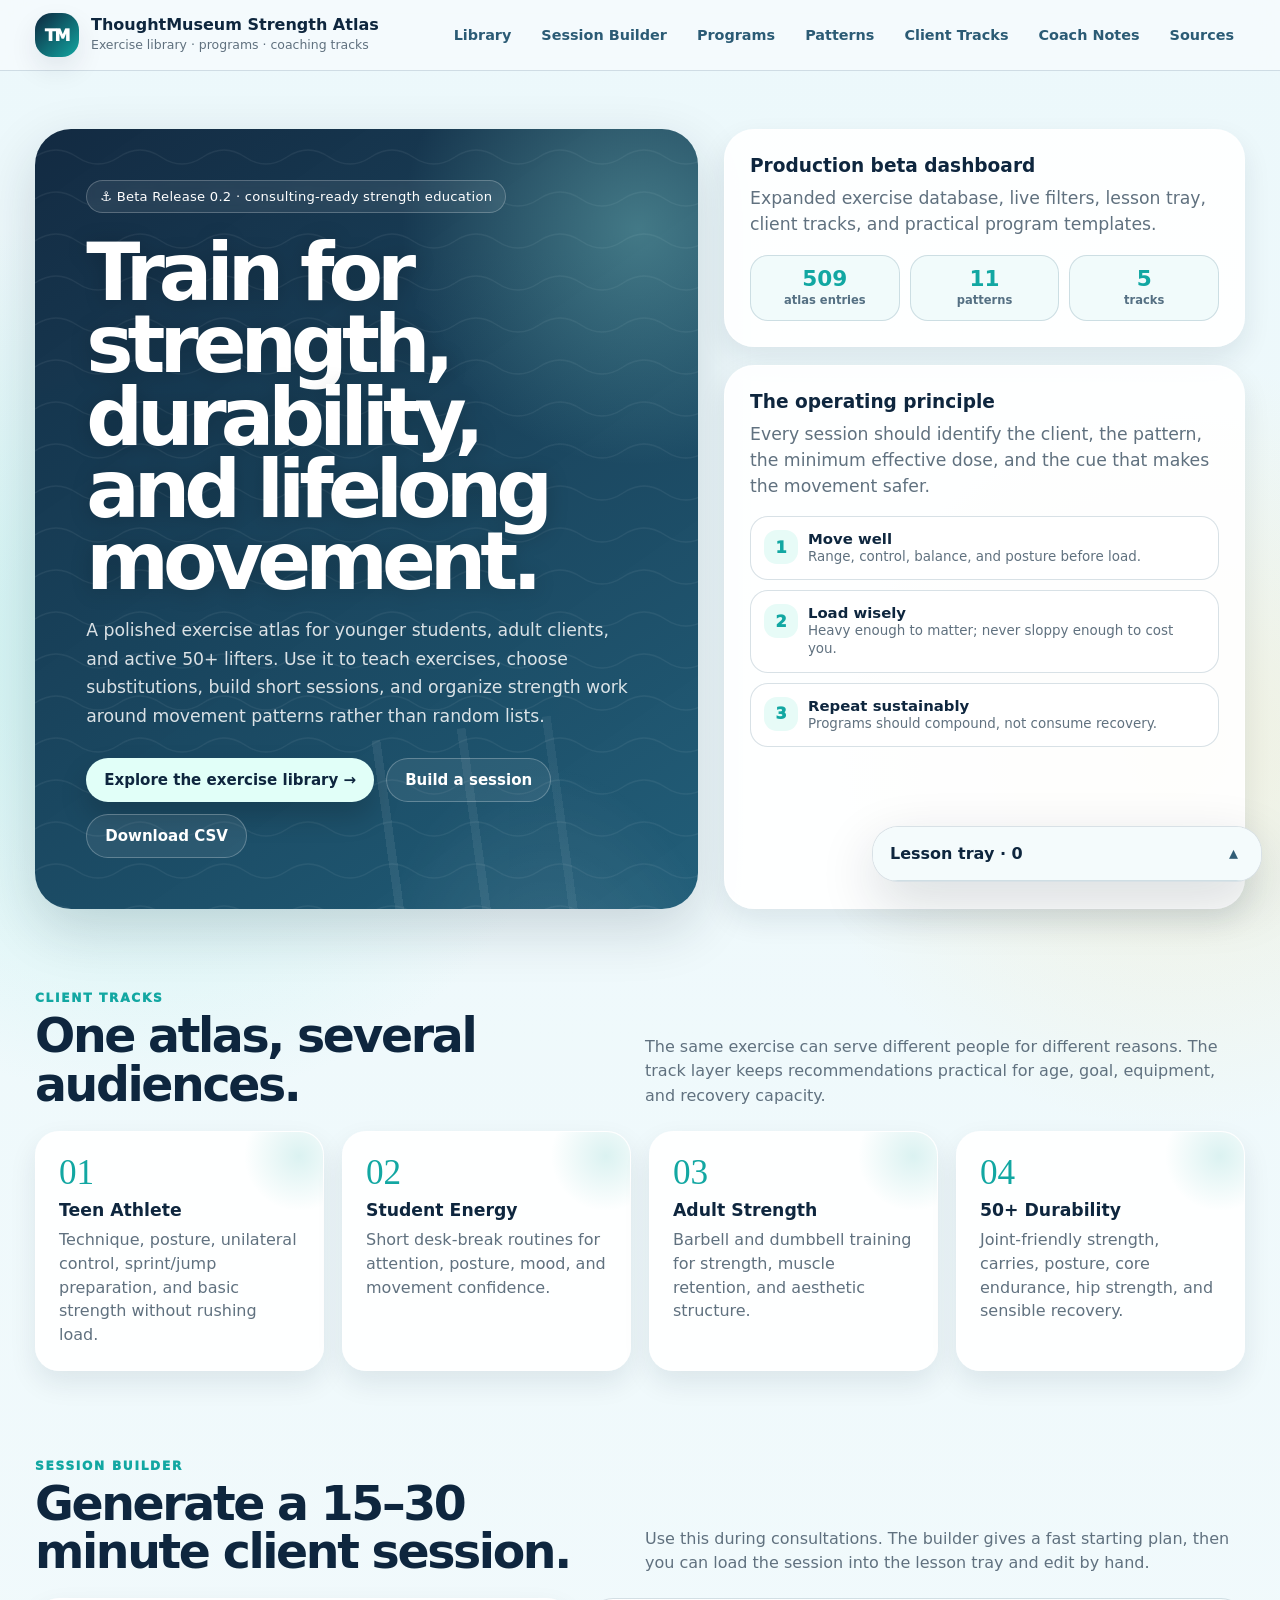
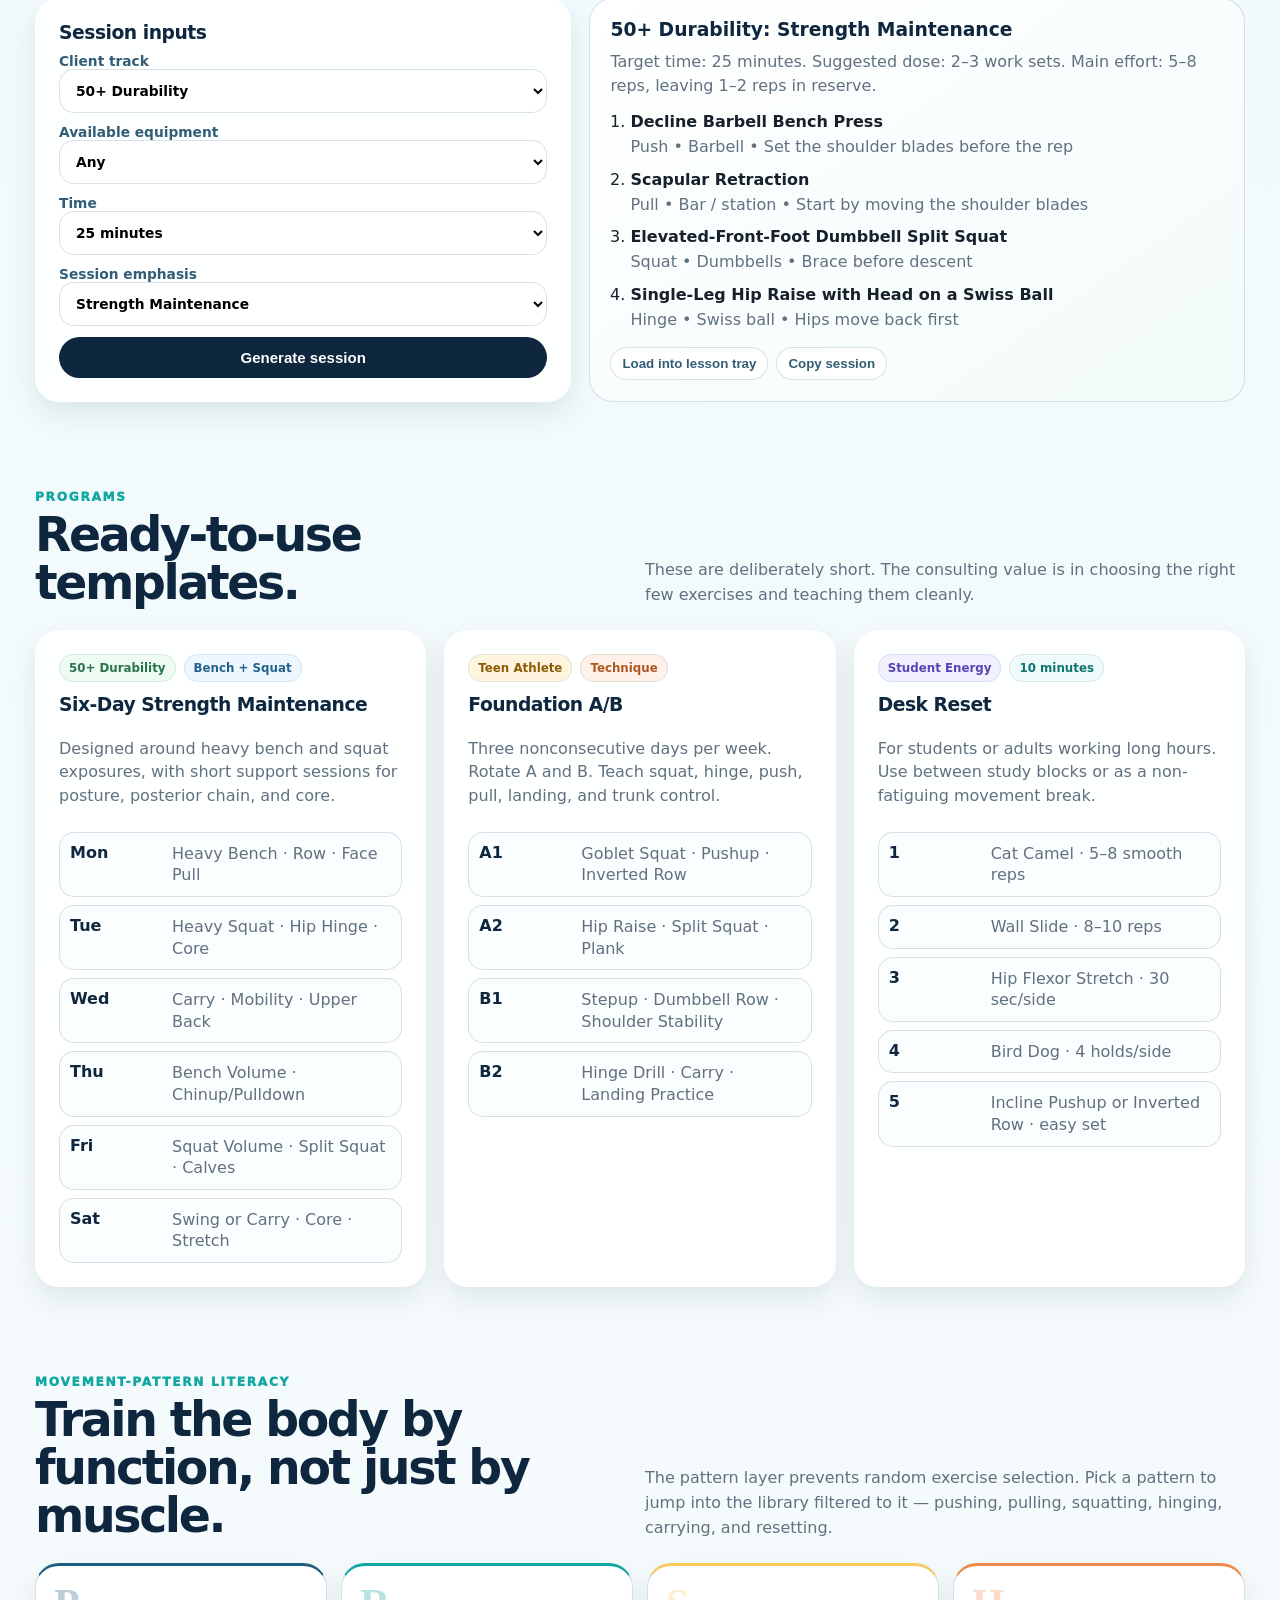
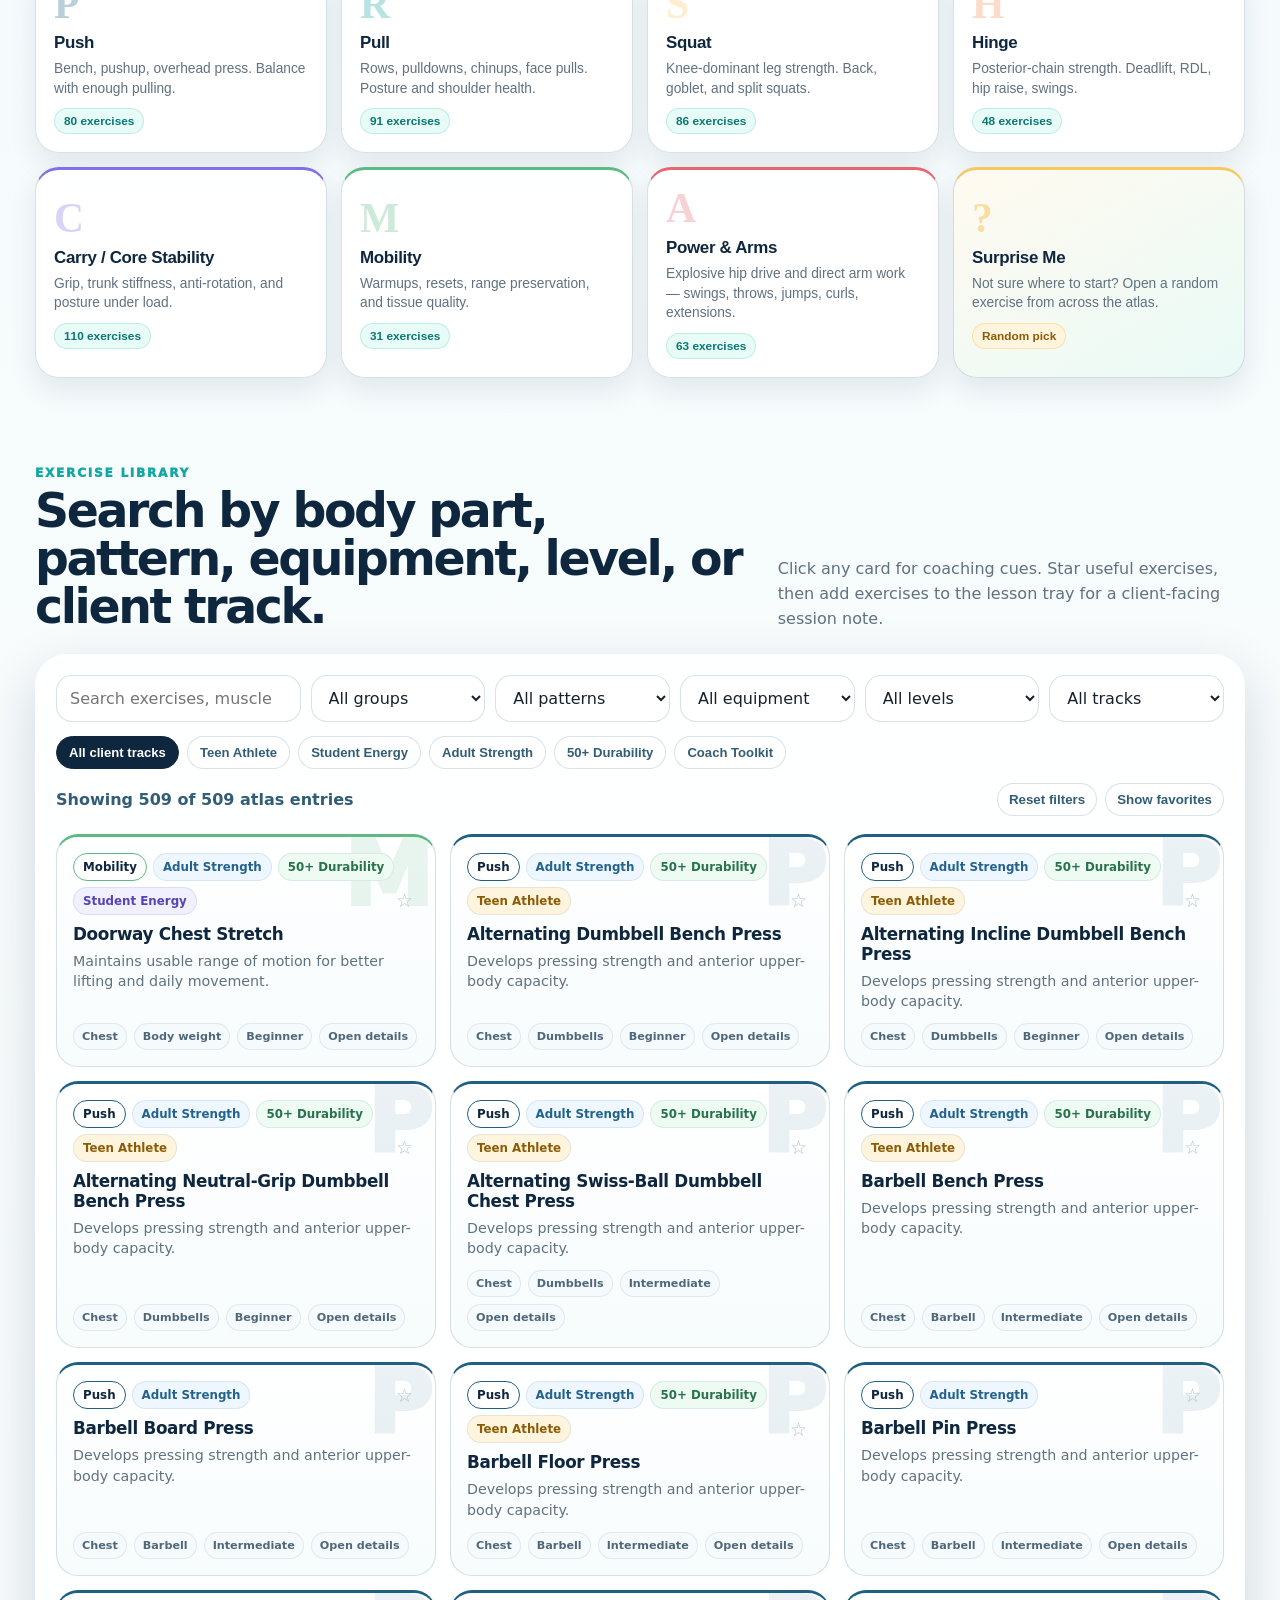
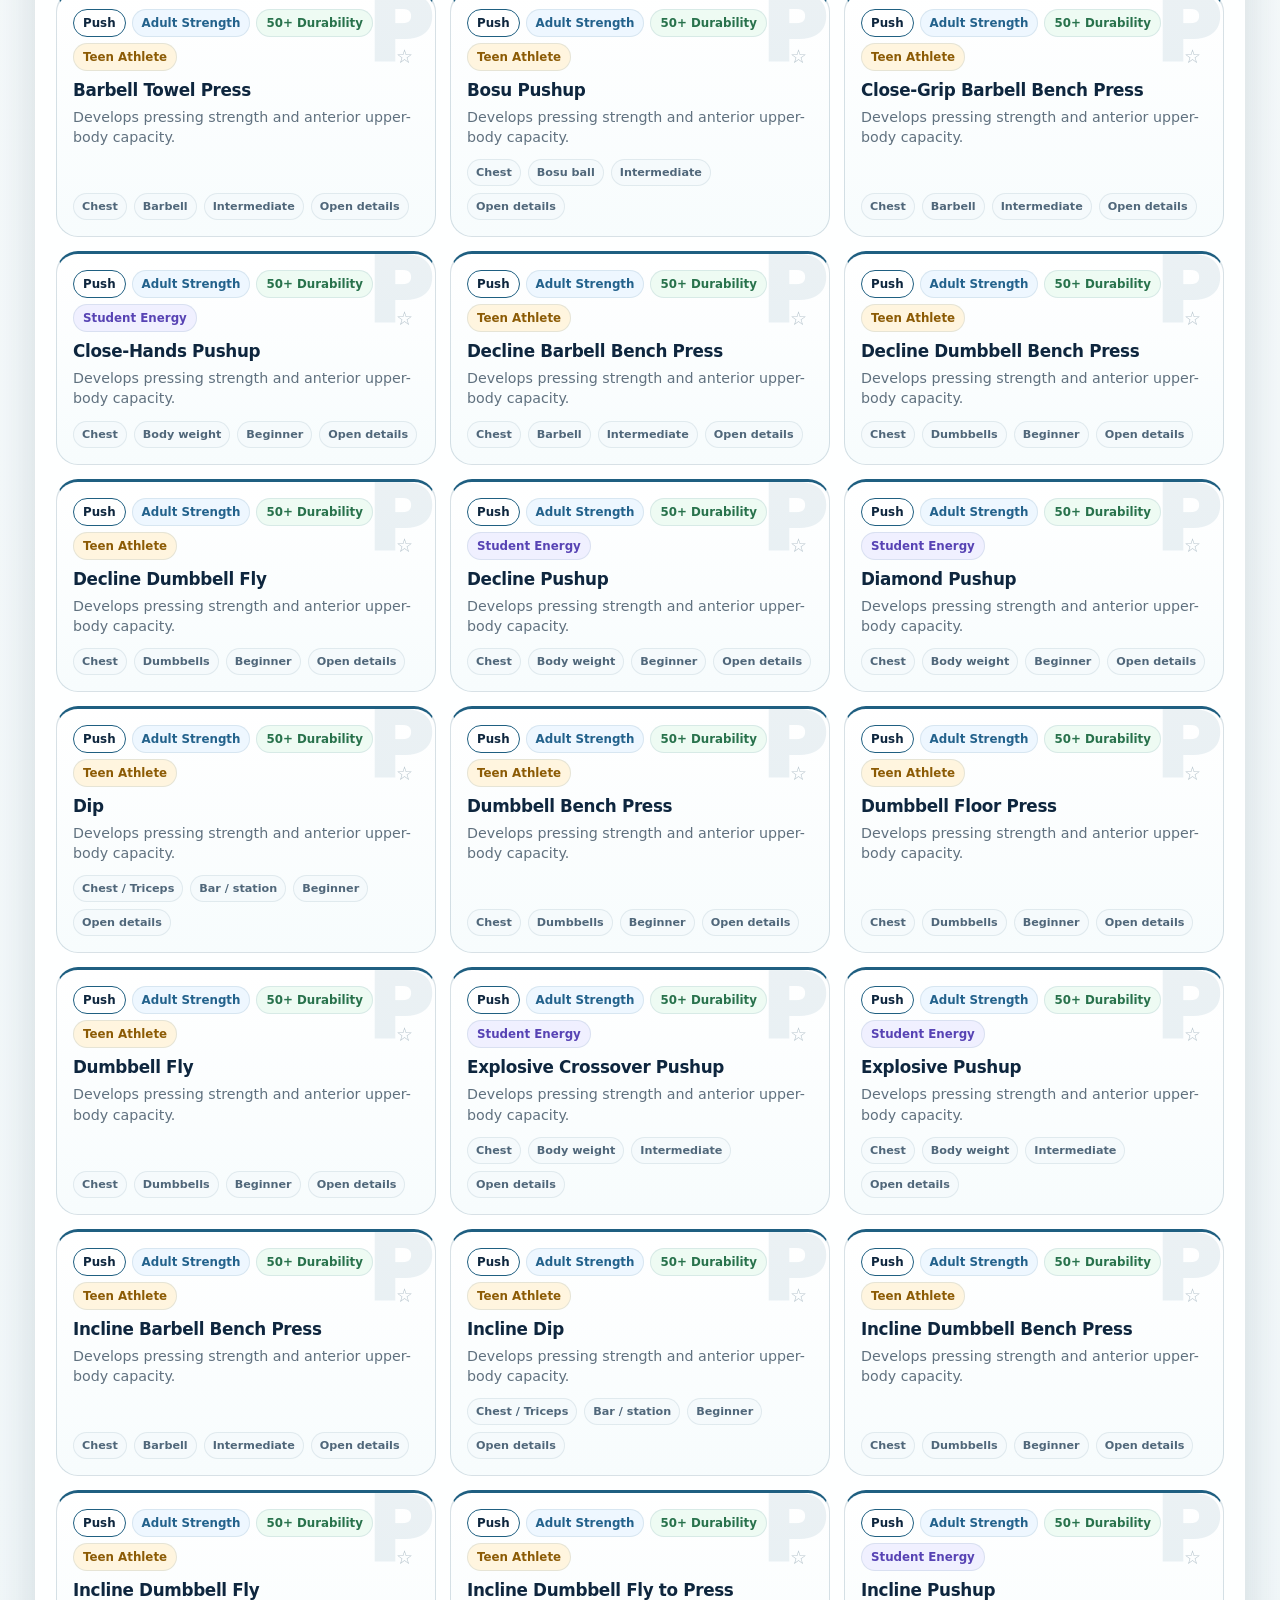
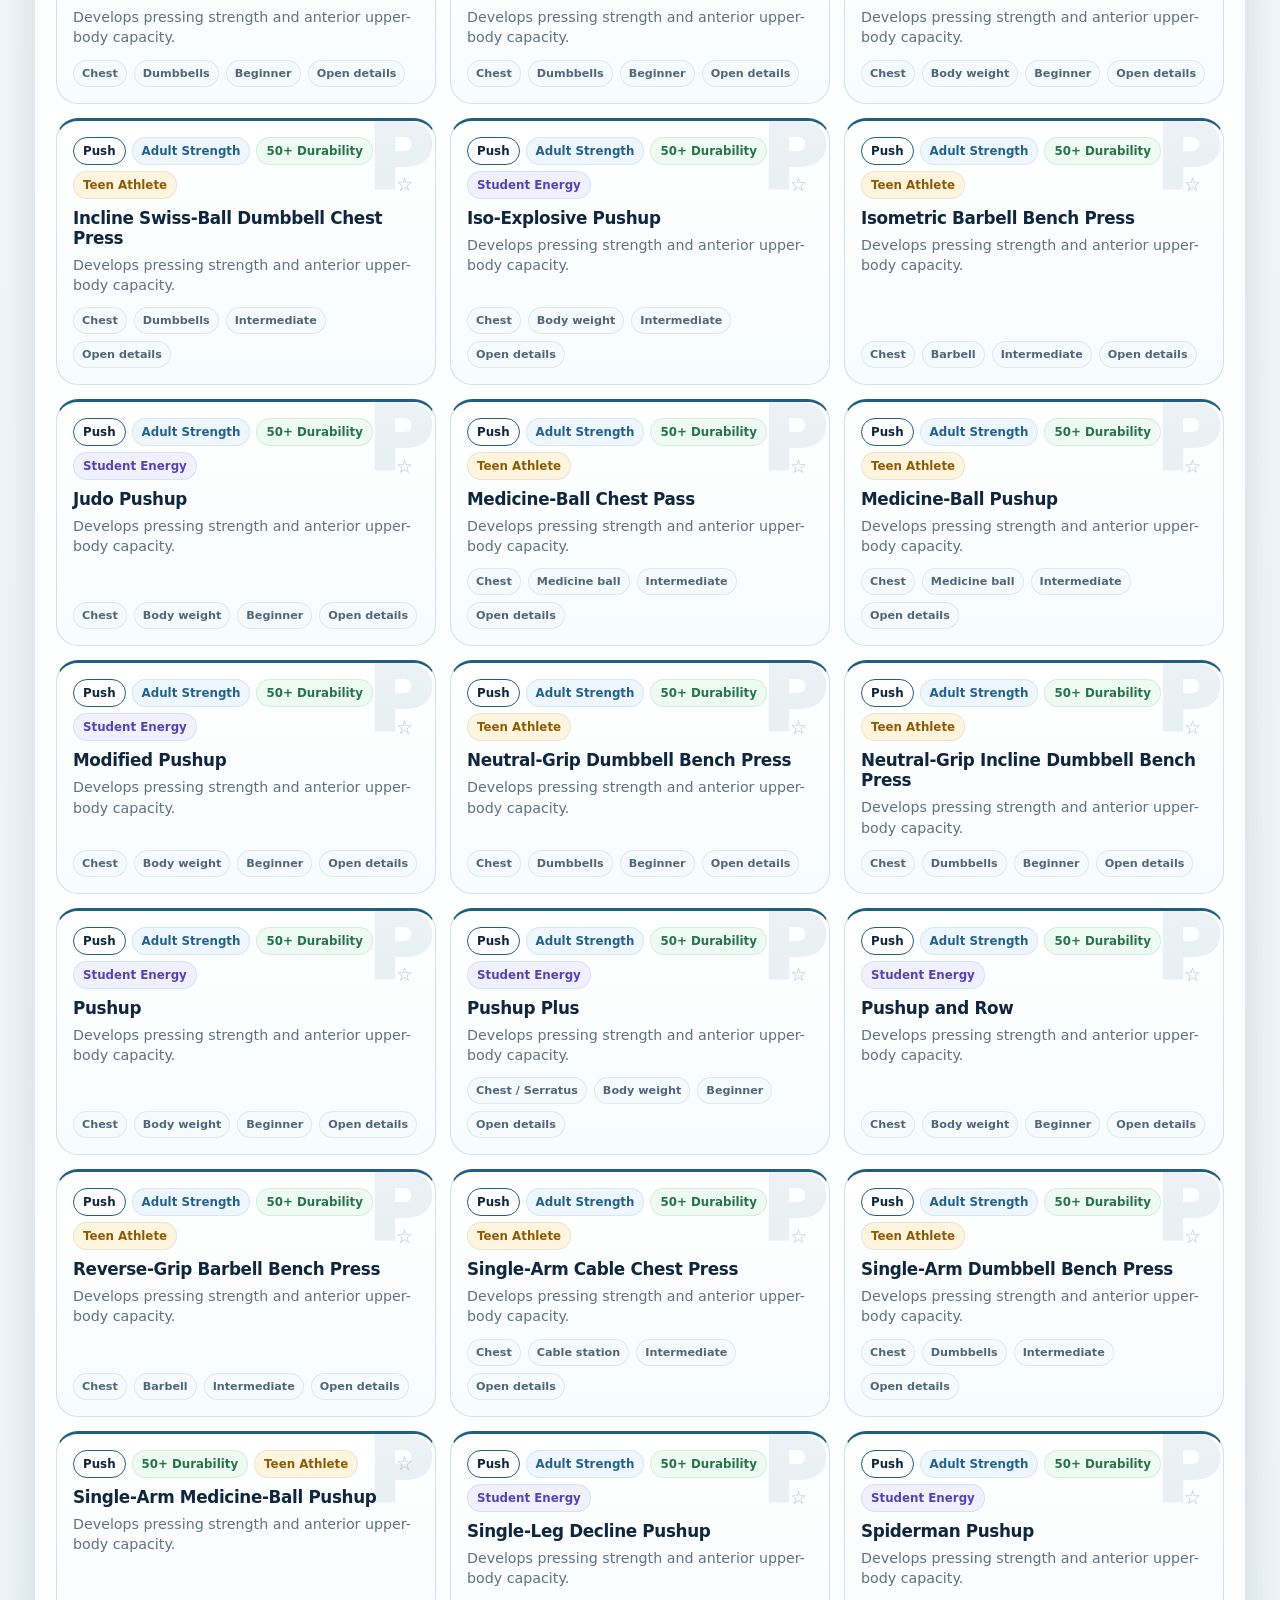
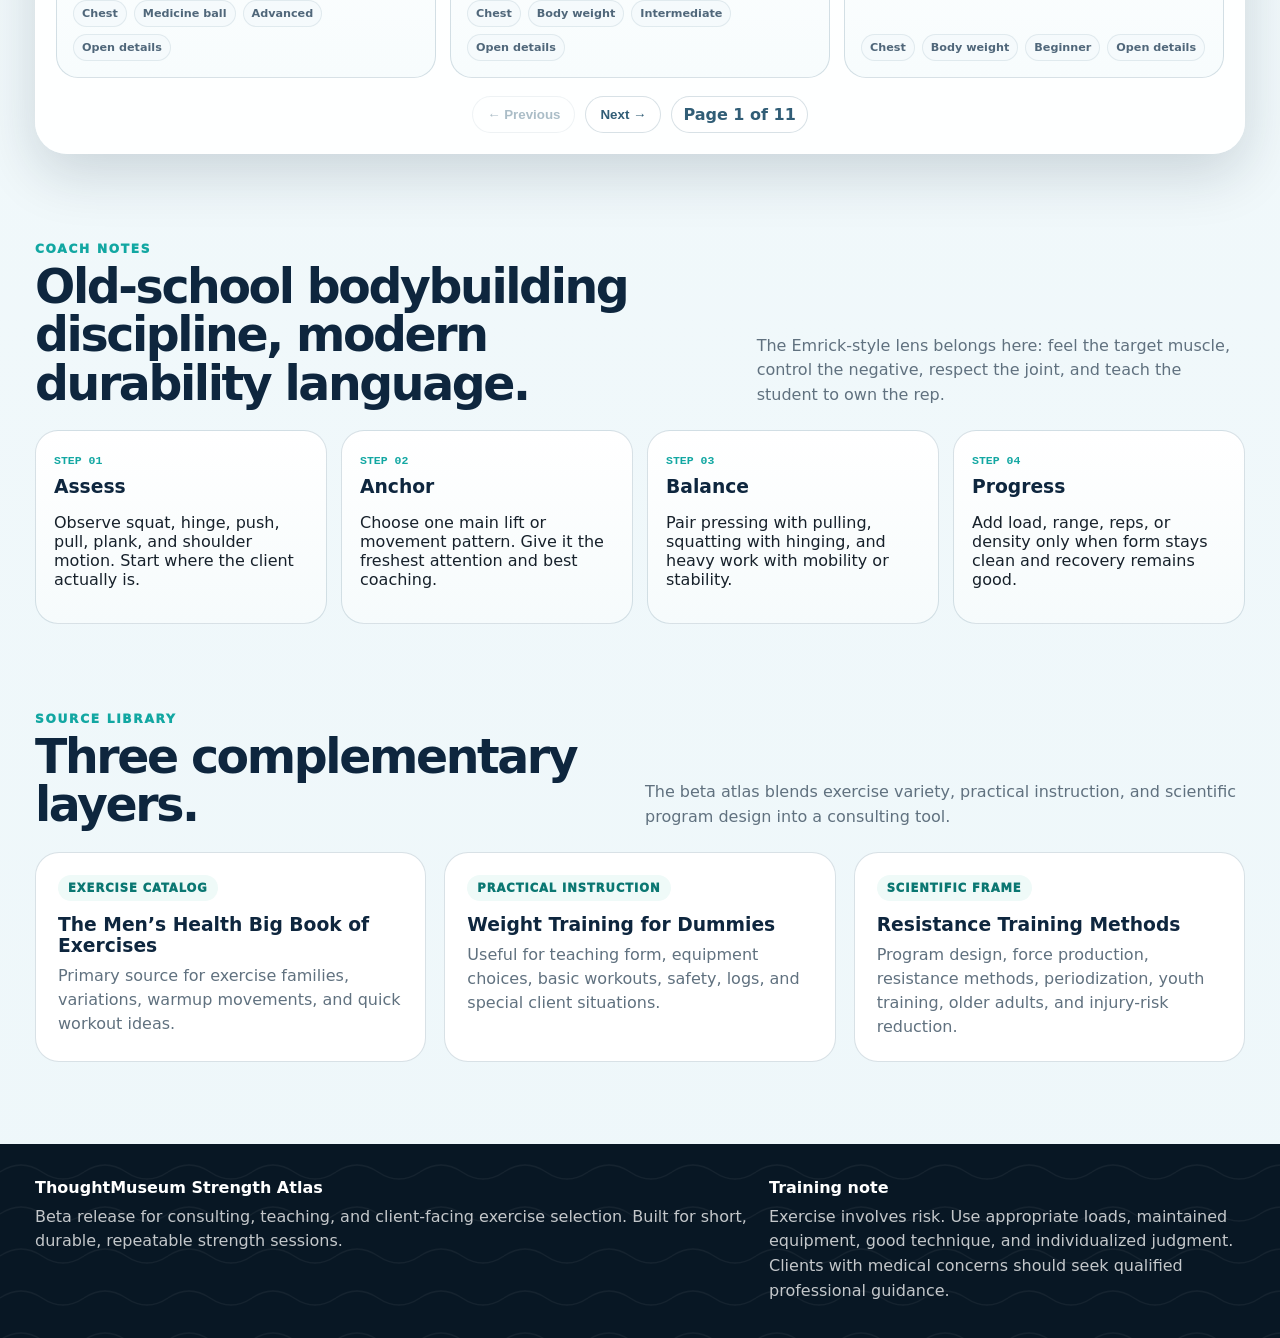
<file: index.html>
<!DOCTYPE html>
<html lang="en">
<head>
  <meta charset="UTF-8" />
  <meta name="viewport" content="width=device-width, initial-scale=1.0" />
  <title>ThoughtMuseum Strength Atlas | Beta Release</title>
  <meta name="description" content="A student and client-facing strength training atlas for exercise selection, movement patterns, durability, and coaching sessions." />
  <link rel="stylesheet" href="assets/styles.css" />
</head>
<body>
  <header class="topbar">
    <div class="wrap nav">
      <a class="brand" href="#home" aria-label="ThoughtMuseum Strength Atlas home" style="text-decoration:none">
        <div class="brand-mark">TM</div>
        <div class="brand-text">
          <strong>ThoughtMuseum Strength Atlas</strong>
          <span>Exercise library · programs · coaching tracks</span>
        </div>
      </a>
      <nav class="navlinks" aria-label="Primary navigation">
        <a href="#library">Library</a>
        <a href="#builder">Session Builder</a>
        <a href="#programs">Programs</a>
        <a href="#patterns">Patterns</a>
        <a href="#tracks">Client Tracks</a>
        <a href="#coach">Coach Notes</a>
        <a href="#sources">Sources</a>
      </nav>
    </div>
  </header>

  <main id="home">
    <section class="hero">
      <div class="wrap hero-grid">
        <article class="hero-card">
          <div class="eyebrow">⚓ Beta Release 0.2 · consulting-ready strength education</div>
          <h1>Train for strength, durability, and lifelong movement.</h1>
          <p>
            A polished exercise atlas for younger students, adult clients, and active 50+ lifters. Use it to teach exercises, choose substitutions, build short sessions, and organize strength work around movement patterns rather than random lists.
          </p>
          <div class="hero-actions">
            <a class="btn btn-primary" href="#library">Explore the exercise library →</a>
            <a class="btn btn-ghost" href="#builder">Build a session</a>
            <a class="btn btn-ghost" href="data/exercise_catalog.csv" download>Download CSV</a>
          </div>
        </article>
        <aside class="status-stack">
          <div class="mini-card">
            <h3>Production beta dashboard</h3>
            <p>Expanded exercise database, live filters, lesson tray, client tracks, and practical program templates.</p>
            <div class="metric-row">
              <div class="metric"><strong id="exerciseTotal">—</strong><span>atlas entries</span></div>
              <div class="metric"><strong id="patternTotal">—</strong><span>patterns</span></div>
              <div class="metric"><strong id="trackTotal">—</strong><span>tracks</span></div>
            </div>
          </div>
          <div class="mini-card">
            <h3>The operating principle</h3>
            <p>Every session should identify the client, the pattern, the minimum effective dose, and the cue that makes the movement safer.</p>
            <div class="stack-list">
              <div class="stack-item"><div class="stack-icon">1</div><div><b>Move well</b><span>Range, control, balance, and posture before load.</span></div></div>
              <div class="stack-item"><div class="stack-icon">2</div><div><b>Load wisely</b><span>Heavy enough to matter; never sloppy enough to cost you.</span></div></div>
              <div class="stack-item"><div class="stack-icon">3</div><div><b>Repeat sustainably</b><span>Programs should compound, not consume recovery.</span></div></div>
            </div>
          </div>
        </aside>
      </div>
    </section>

    <section id="tracks">
      <div class="wrap">
        <div class="section-head">
          <div>
            <div class="section-kicker">Client tracks</div>
            <h2>One atlas, several audiences.</h2>
          </div>
          <p class="section-note">The same exercise can serve different people for different reasons. The track layer keeps recommendations practical for age, goal, equipment, and recovery capacity.</p>
        </div>
        <div class="grid grid-4">
          <article class="card track-card"><div class="num">01</div><strong>Teen Athlete</strong><p>Technique, posture, unilateral control, sprint/jump preparation, and basic strength without rushing load.</p></article>
          <article class="card track-card"><div class="num">02</div><strong>Student Energy</strong><p>Short desk-break routines for attention, posture, mood, and movement confidence.</p></article>
          <article class="card track-card"><div class="num">03</div><strong>Adult Strength</strong><p>Barbell and dumbbell training for strength, muscle retention, and aesthetic structure.</p></article>
          <article class="card track-card"><div class="num">04</div><strong>50+ Durability</strong><p>Joint-friendly strength, carries, posture, core endurance, hip strength, and sensible recovery.</p></article>
        </div>
      </div>
    </section>

    <section id="builder">
      <div class="wrap">
        <div class="section-head">
          <div>
            <div class="section-kicker">Session builder</div>
            <h2>Generate a 15–30 minute client session.</h2>
          </div>
          <p class="section-note">Use this during consultations. The builder gives a fast starting plan, then you can load the session into the lesson tray and edit by hand.</p>
        </div>
        <div class="builder">
          <article class="card">
            <h3>Session inputs</h3>
            <div class="builder-form">
              <label>Client track
                <select id="builderTrack">
                  <option>50+ Durability</option>
                  <option>Teen Athlete</option>
                  <option>Student Energy</option>
                  <option>Adult Strength</option>
                </select>
              </label>
              <label>Available equipment
                <select id="builderEquipment">
                  <option>Any</option>
                  <option>Body weight</option>
                  <option>Dumbbells</option>
                  <option>Barbell</option>
                  <option>Cable station</option>
                  <option>Bands</option>
                </select>
              </label>
              <label>Time
                <select id="builderTime">
                  <option value="15">15 minutes</option>
                  <option value="20">20 minutes</option>
                  <option value="25" selected>25 minutes</option>
                  <option value="30">30 minutes</option>
                </select>
              </label>
              <label>Session emphasis
                <select id="builderEmphasis">
                  <option>Strength Maintenance</option>
                  <option>Bench Support</option>
                  <option>Squat Support</option>
                  <option>Posture Reset</option>
                  <option>Athletic Durability</option>
                </select>
              </label>
              <button class="btn btn-dark" id="buildSession" type="button">Generate session</button>
            </div>
          </article>
          <article class="session-output" id="sessionOutput" aria-live="polite"></article>
        </div>
      </div>
    </section>

    <section id="programs">
      <div class="wrap">
        <div class="section-head">
          <div>
            <div class="section-kicker">Programs</div>
            <h2>Ready-to-use templates.</h2>
          </div>
          <p class="section-note">These are deliberately short. The consulting value is in choosing the right few exercises and teaching them cleanly.</p>
        </div>
        <div class="grid grid-3">
          <article class="card program-card">
            <div class="badge-row"><span class="tag durability">50+ Durability</span><span class="tag strength">Bench + Squat</span></div>
            <h3>Six-Day Strength Maintenance</h3>
            <p>Designed around heavy bench and squat exposures, with short support sessions for posture, posterior chain, and core.</p>
            <div class="program-table">
              <div class="program-row"><b>Mon</b><span>Heavy Bench · Row · Face Pull</span></div>
              <div class="program-row"><b>Tue</b><span>Heavy Squat · Hip Hinge · Core</span></div>
              <div class="program-row"><b>Wed</b><span>Carry · Mobility · Upper Back</span></div>
              <div class="program-row"><b>Thu</b><span>Bench Volume · Chinup/Pulldown</span></div>
              <div class="program-row"><b>Fri</b><span>Squat Volume · Split Squat · Calves</span></div>
              <div class="program-row"><b>Sat</b><span>Swing or Carry · Core · Stretch</span></div>
            </div>
          </article>
          <article class="card program-card">
            <div class="badge-row"><span class="tag youth">Teen Athlete</span><span class="tag power">Technique</span></div>
            <h3>Foundation A/B</h3>
            <p>Three nonconsecutive days per week. Rotate A and B. Teach squat, hinge, push, pull, landing, and trunk control.</p>
            <div class="program-table">
              <div class="program-row"><b>A1</b><span>Goblet Squat · Pushup · Inverted Row</span></div>
              <div class="program-row"><b>A2</b><span>Hip Raise · Split Squat · Plank</span></div>
              <div class="program-row"><b>B1</b><span>Stepup · Dumbbell Row · Shoulder Stability</span></div>
              <div class="program-row"><b>B2</b><span>Hinge Drill · Carry · Landing Practice</span></div>
            </div>
          </article>
          <article class="card program-card">
            <div class="badge-row"><span class="tag student">Student Energy</span><span class="tag mobility">10 minutes</span></div>
            <h3>Desk Reset</h3>
            <p>For students or adults working long hours. Use between study blocks or as a non-fatiguing movement break.</p>
            <div class="program-table">
              <div class="program-row"><b>1</b><span>Cat Camel · 5–8 smooth reps</span></div>
              <div class="program-row"><b>2</b><span>Wall Slide · 8–10 reps</span></div>
              <div class="program-row"><b>3</b><span>Hip Flexor Stretch · 30 sec/side</span></div>
              <div class="program-row"><b>4</b><span>Bird Dog · 4 holds/side</span></div>
              <div class="program-row"><b>5</b><span>Incline Pushup or Inverted Row · easy set</span></div>
            </div>
          </article>
        </div>
      </div>
    </section>

    <section id="patterns">
      <div class="wrap">
        <div class="section-head">
          <div>
            <div class="section-kicker">Movement-pattern literacy</div>
            <h2>Train the body by function, not just by muscle.</h2>
          </div>
          <p class="section-note">The pattern layer prevents random exercise selection. Pick a pattern to jump into the library filtered to it — pushing, pulling, squatting, hinging, carrying, and resetting.</p>
        </div>
        <div class="pattern-grid" id="patternGrid"></div>
      </div>
    </section>

    <section id="library">
      <div class="wrap">
        <div class="section-head">
          <div>
            <div class="section-kicker">Exercise library</div>
            <h2>Search by body part, pattern, equipment, level, or client track.</h2>
          </div>
          <p class="section-note">Click any card for coaching cues. Star useful exercises, then add exercises to the lesson tray for a client-facing session note.</p>
        </div>
        <div class="library-panel">
          <div class="filters">
            <input id="search" type="search" aria-label="Search exercises" placeholder="Search exercises, muscles, cues, sources…" />
            <select id="groupFilter" aria-label="Filter by muscle group"><option value="all">All groups</option></select>
            <select id="patternFilter" aria-label="Filter by movement pattern"><option value="all">All patterns</option></select>
            <select id="equipmentFilter" aria-label="Filter by equipment"><option value="all">All equipment</option></select>
            <select id="levelFilter" aria-label="Filter by level"><option value="all">All levels</option></select>
            <select id="trackFilter" aria-label="Filter by client track"><option value="all">All tracks</option></select>
          </div>
          <div class="quick-filters" id="trackChips" aria-label="Client track quick filters"></div>
          <div class="filter-tools">
            <span class="count" id="count">Loading exercises…</span>
            <div class="small-actions">
              <button class="mini-btn" id="resetFilters" type="button">Reset filters</button>
              <button class="mini-btn" id="showFavorites" type="button">Show favorites</button>
            </div>
          </div>
          <div class="cards" id="cards"></div>
          <div class="pagination">
            <button id="prevPage" type="button">← Previous</button>
            <button id="nextPage" type="button">Next →</button>
            <span class="mini-btn" id="pageInfo">Page 1</span>
          </div>
        </div>
      </div>
    </section>

    <section id="coach">
      <div class="wrap">
        <div class="section-head">
          <div>
            <div class="section-kicker">Coach notes</div>
            <h2>Old-school bodybuilding discipline, modern durability language.</h2>
          </div>
          <p class="section-note">The Emrick-style lens belongs here: feel the target muscle, control the negative, respect the joint, and teach the student to own the rep.</p>
        </div>
        <div class="script">
          <div class="script-step"><b>STEP 01</b><h3>Assess</h3><p>Observe squat, hinge, push, pull, plank, and shoulder motion. Start where the client actually is.</p></div>
          <div class="script-step"><b>STEP 02</b><h3>Anchor</h3><p>Choose one main lift or movement pattern. Give it the freshest attention and best coaching.</p></div>
          <div class="script-step"><b>STEP 03</b><h3>Balance</h3><p>Pair pressing with pulling, squatting with hinging, and heavy work with mobility or stability.</p></div>
          <div class="script-step"><b>STEP 04</b><h3>Progress</h3><p>Add load, range, reps, or density only when form stays clean and recovery remains good.</p></div>
        </div>
      </div>
    </section>

    <section id="sources">
      <div class="wrap">
        <div class="section-head">
          <div>
            <div class="section-kicker">Source library</div>
            <h2>Three complementary layers.</h2>
          </div>
          <p class="section-note">The beta atlas blends exercise variety, practical instruction, and scientific program design into a consulting tool.</p>
        </div>
        <div class="source-grid">
          <article class="source-card"><span class="source-type">Exercise catalog</span><h3>The Men’s Health Big Book of Exercises</h3><p>Primary source for exercise families, variations, warmup movements, and quick workout ideas.</p></article>
          <article class="source-card"><span class="source-type">Practical instruction</span><h3>Weight Training for Dummies</h3><p>Useful for teaching form, equipment choices, basic workouts, safety, logs, and special client situations.</p></article>
          <article class="source-card"><span class="source-type">Scientific frame</span><h3>Resistance Training Methods</h3><p>Program design, force production, resistance methods, periodization, youth training, older adults, and injury-risk reduction.</p></article>
        </div>
      </div>
    </section>
  </main>

  <aside class="drawer collapsed" id="lessonTray" aria-label="Lesson tray">
    <div class="drawer-head"><b>Lesson tray · <span id="trayCount">0</span></b><button class="drawer-toggle" id="toggleTray" type="button">▴</button></div>
    <div class="drawer-body"><div class="tray-list" id="trayList"></div></div>
    <div class="drawer-actions"><button class="mini-btn" id="copyTray" type="button">Copy lesson</button><button class="mini-btn" id="clearTray" type="button">Clear</button></div>
  </aside>

  <dialog id="exerciseModal">
    <div class="modal-head">
      <button class="close" id="closeModal" aria-label="Close detail panel">×</button>
      <h2 id="modalTitle">Exercise</h2>
      <p id="modalSubtitle">Pattern and source</p>
    </div>
    <div class="modal-body">
      <div class="detail-meta" id="modalMeta"></div>
      <div class="detail-grid">
        <div class="detail-box"><h4>Purpose</h4><p id="modalPurpose"></p></div>
        <div class="detail-box"><h4>Use with care</h4><p id="modalCaution"></p></div>
      </div>
      <div class="detail-box" style="margin-top:14px"><h4>Coaching cues</h4><ul id="modalCues"></ul></div>
      <div style="margin-top:16px"><button class="btn btn-dark" id="addToTray" type="button">Add to lesson tray</button></div>
    </div>
  </dialog>

  <div class="toast" id="toast" role="status" aria-live="polite"></div>

  <footer class="footer">
    <div class="wrap footer-grid">
      <div>
        <strong>ThoughtMuseum Strength Atlas</strong>
        <p>Beta release for consulting, teaching, and client-facing exercise selection. Built for short, durable, repeatable strength sessions.</p>
      </div>
      <div>
        <strong>Training note</strong>
        <p>Exercise involves risk. Use appropriate loads, maintained equipment, good technique, and individualized judgment. Clients with medical concerns should seek qualified professional guidance.</p>
      </div>
    </div>
  </footer>

  <script src="data/exercises.js"></script>
  <script src="assets/app.js"></script>
</body>
</html>
</file>
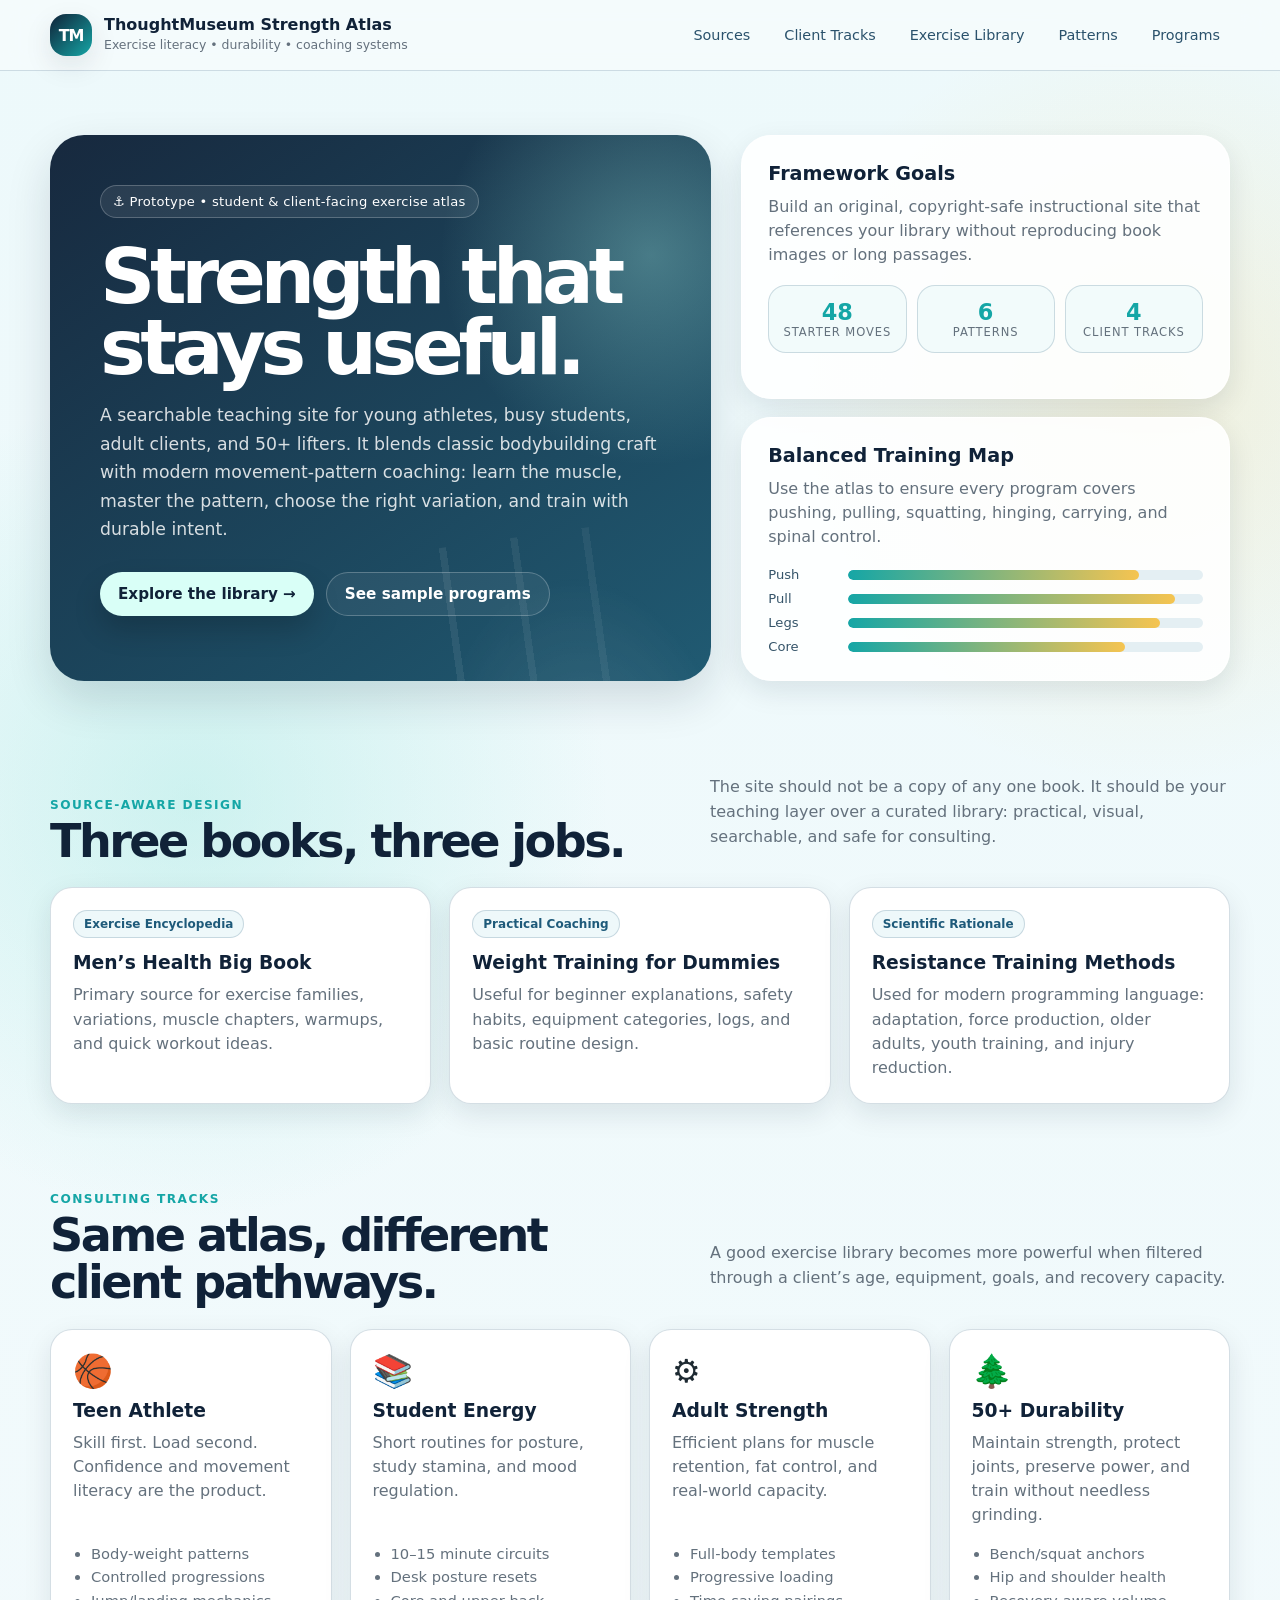
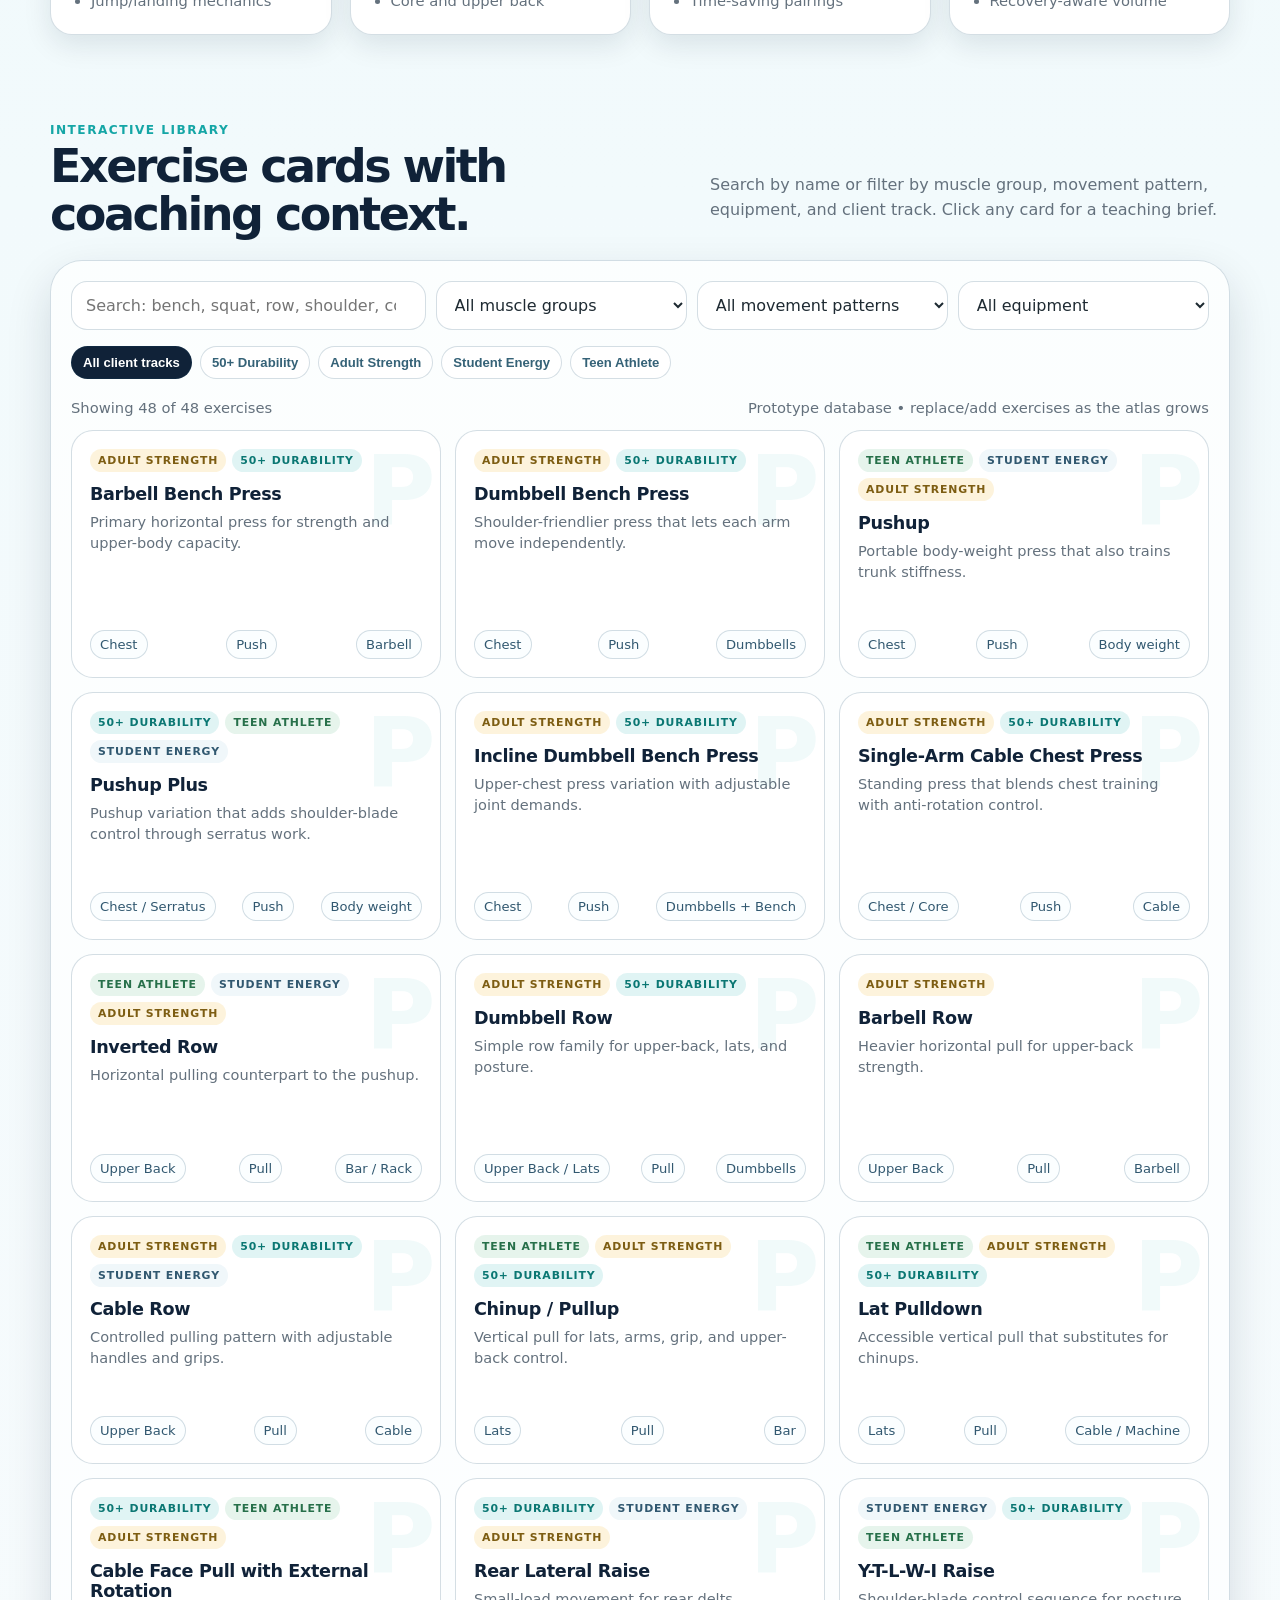
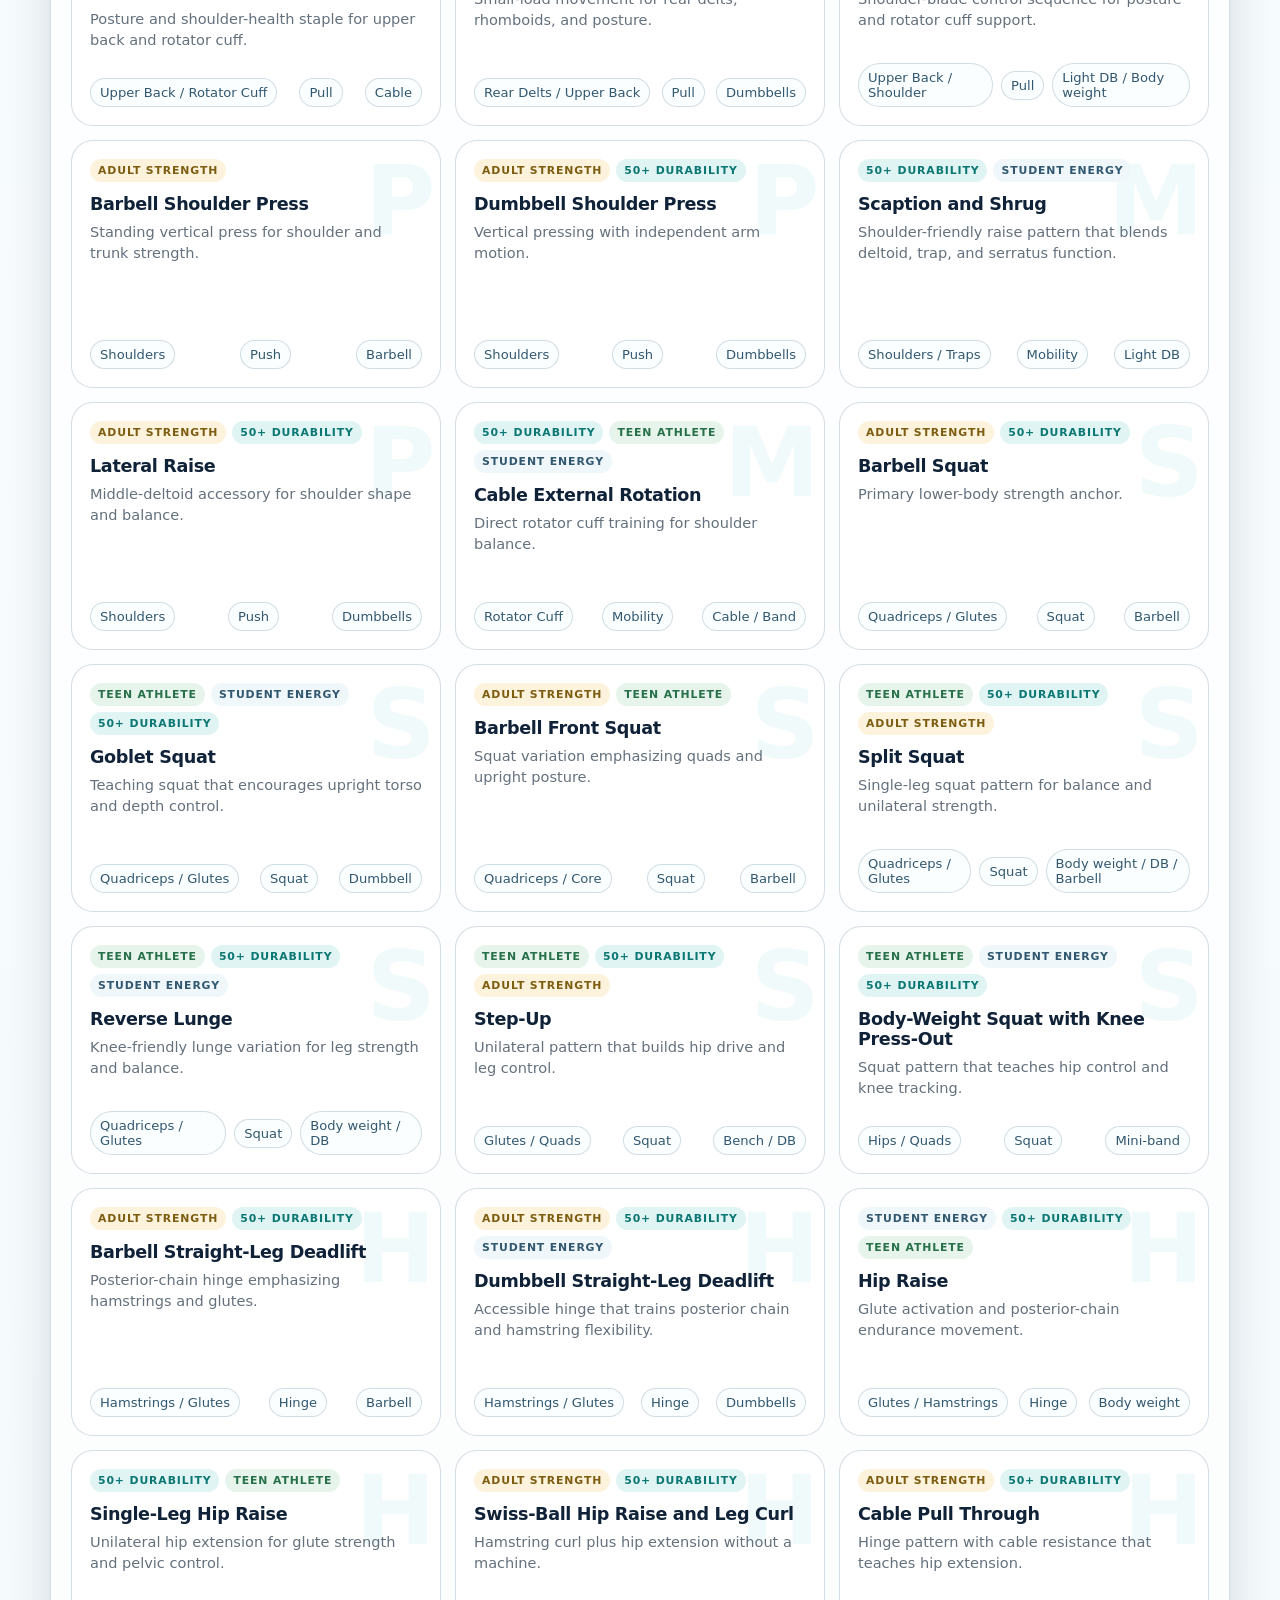
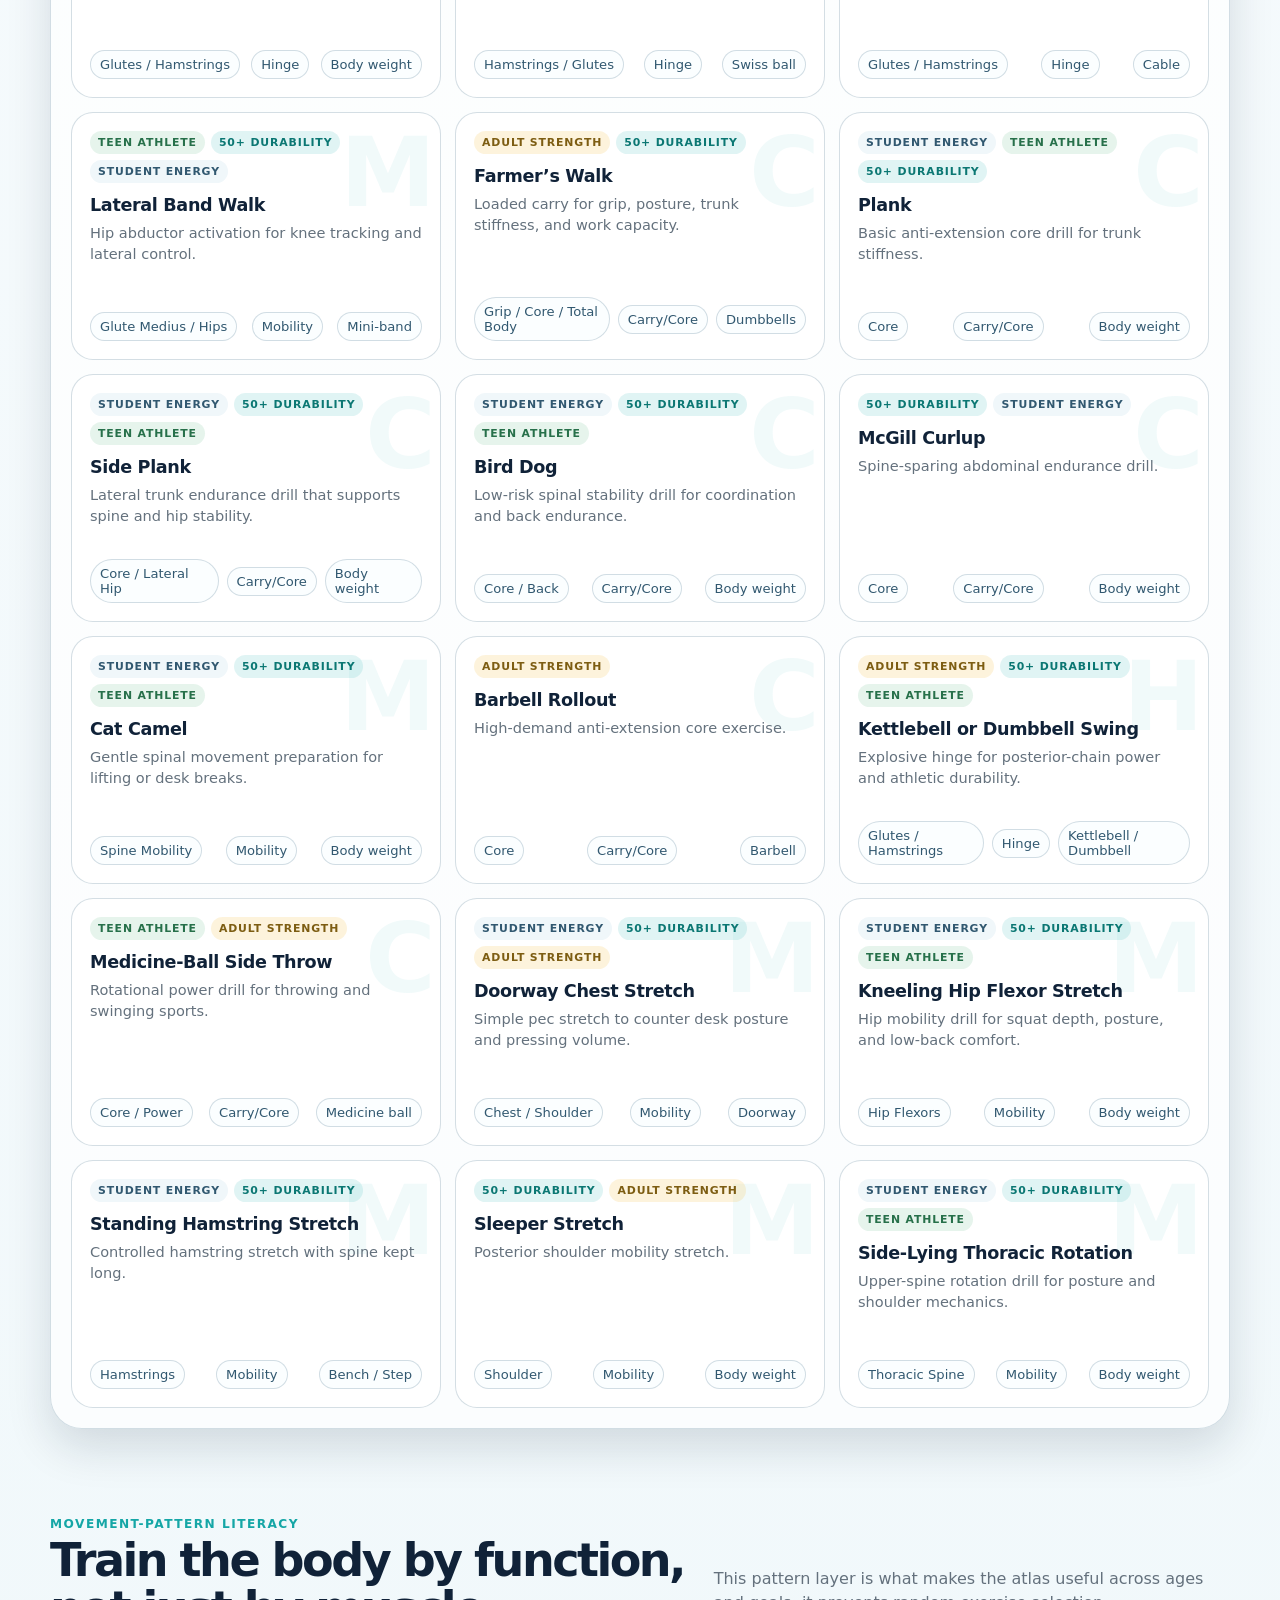
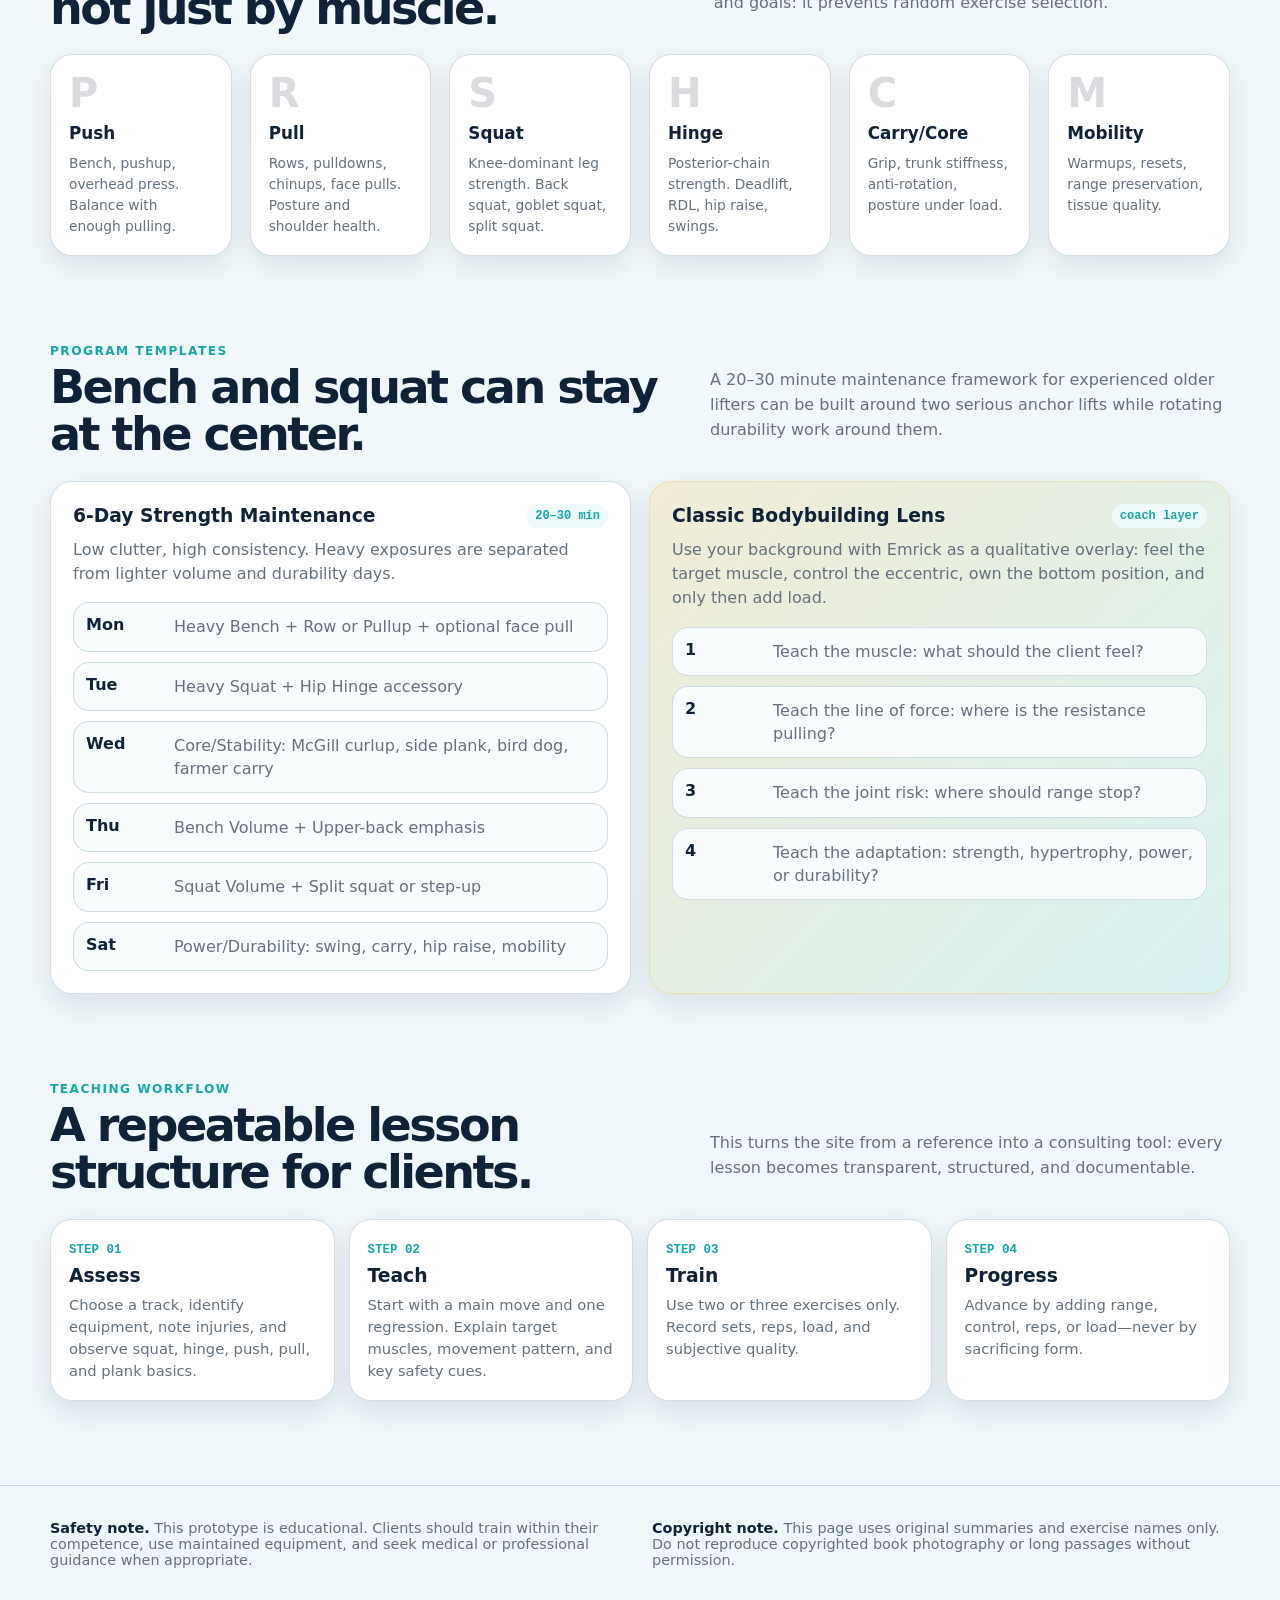
<file: thoughtmuseum_exercise_atlas_prototype.html>
<!DOCTYPE html>
<html lang="en">
<head>
  <meta charset="UTF-8" />
  <meta name="viewport" content="width=device-width, initial-scale=1.0" />
  <title>ThoughtMuseum Strength Atlas | Exercise Library Prototype</title>
  <style>
    :root {
      --navy: #102238;
      --deep: #0b1728;
      --blue: #1e5a7a;
      --teal: #15a6a6;
      --aqua: #9ee7df;
      --mint: #d9fff7;
      --paper: #f7fbfd;
      --ink: #1e2a32;
      --muted: #64717d;
      --line: rgba(20, 75, 105, 0.18);
      --gold: #f5c451;
      --rose: #e76868;
      --green: #58b781;
      --card: #ffffff;
      --shadow: 0 18px 45px rgba(9, 31, 52, 0.14);
      --softshadow: 0 10px 28px rgba(9, 31, 52, 0.10);
      --radius: 22px;
      --mono: "SFMono-Regular", Consolas, "Liberation Mono", Menlo, monospace;
      --sans: Inter, ui-sans-serif, system-ui, -apple-system, BlinkMacSystemFont, "Segoe UI", sans-serif;
      --serif: Georgia, "Times New Roman", serif;
    }

    * { box-sizing: border-box; }
    html { scroll-behavior: smooth; }
    body {
      margin: 0;
      font-family: var(--sans);
      color: var(--ink);
      background:
        radial-gradient(circle at 15% 10%, rgba(158, 231, 223, 0.42), transparent 26rem),
        radial-gradient(circle at 90% 5%, rgba(245, 196, 81, 0.18), transparent 24rem),
        linear-gradient(180deg, #edf9fb 0%, #f7fbfd 45%, #eef7fa 100%);
      min-height: 100vh;
    }

    a { color: inherit; }
    .wrap { width: min(1180px, calc(100% - 40px)); margin: 0 auto; }

    .topbar {
      position: sticky;
      top: 0;
      z-index: 50;
      backdrop-filter: blur(16px);
      background: rgba(247, 251, 253, 0.78);
      border-bottom: 1px solid var(--line);
    }

    .nav {
      display: flex;
      align-items: center;
      justify-content: space-between;
      padding: 14px 0;
      gap: 18px;
    }

    .brand {
      display: flex;
      align-items: center;
      gap: 12px;
      min-width: max-content;
    }

    .brand-mark {
      width: 42px;
      height: 42px;
      border-radius: 16px;
      display: grid;
      place-items: center;
      background: linear-gradient(135deg, var(--navy), var(--teal));
      color: white;
      box-shadow: var(--softshadow);
      font-weight: 900;
      letter-spacing: -0.08em;
    }

    .brand-text strong { display: block; color: var(--navy); line-height: 1.05; }
    .brand-text span { font-size: 0.78rem; color: var(--muted); }

    .navlinks {
      display: flex;
      gap: 14px;
      font-size: 0.9rem;
      color: #2a526c;
      flex-wrap: wrap;
      justify-content: flex-end;
    }

    .navlinks a { text-decoration: none; padding: 8px 10px; border-radius: 999px; }
    .navlinks a:hover { background: rgba(21, 166, 166, 0.10); }

    .hero { padding: 64px 0 34px; }
    .hero-grid {
      display: grid;
      grid-template-columns: 1.15fr 0.85fr;
      gap: 30px;
      align-items: stretch;
    }

    .hero-card {
      background: linear-gradient(145deg, rgba(16,34,56,0.97), rgba(21, 82, 107, 0.95));
      border-radius: 34px;
      color: white;
      padding: clamp(28px, 4vw, 50px);
      box-shadow: var(--shadow);
      overflow: hidden;
      position: relative;
      min-height: 430px;
    }

    .hero-card::before {
      content: "";
      position: absolute;
      width: 480px;
      height: 480px;
      border-radius: 50%;
      background: radial-gradient(circle, rgba(158,231,223,0.34), transparent 62%);
      right: -180px;
      top: -120px;
    }

    .hero-card::after {
      content: "";
      position: absolute;
      inset: auto -40px -110px auto;
      width: 360px;
      height: 260px;
      background:
        linear-gradient(90deg, transparent 0 18%, rgba(255,255,255,0.09) 18% 20%, transparent 20% 38%, rgba(255,255,255,0.08) 38% 40%, transparent 40% 58%, rgba(255,255,255,0.07) 58% 60%, transparent 60%),
        radial-gradient(ellipse at bottom, rgba(255,255,255,0.14), transparent 60%);
      transform: rotate(-8deg);
      opacity: 0.8;
    }

    .eyebrow {
      display: inline-flex;
      align-items: center;
      gap: 8px;
      border: 1px solid rgba(255,255,255,0.22);
      background: rgba(255,255,255,0.08);
      padding: 8px 12px;
      border-radius: 999px;
      font-size: 0.82rem;
      letter-spacing: 0.02em;
      position: relative;
      z-index: 2;
    }

    h1 {
      position: relative;
      z-index: 2;
      font-size: clamp(2.45rem, 6vw, 5.1rem);
      line-height: 0.92;
      margin: 24px 0 18px;
      letter-spacing: -0.07em;
      max-width: 780px;
    }

    .hero-card p {
      position: relative;
      z-index: 2;
      max-width: 720px;
      font-size: 1.08rem;
      line-height: 1.65;
      color: rgba(255,255,255,0.83);
    }

    .hero-actions { display: flex; gap: 12px; flex-wrap: wrap; margin-top: 28px; position: relative; z-index: 2; }
    .btn {
      border: 0;
      border-radius: 999px;
      padding: 12px 18px;
      font-weight: 800;
      cursor: pointer;
      text-decoration: none;
      display: inline-flex;
      align-items: center;
      gap: 9px;
      transition: transform 0.18s ease, box-shadow 0.18s ease, background 0.18s ease;
      font-size: 0.95rem;
    }
    .btn:hover { transform: translateY(-2px); }
    .btn-primary { background: var(--mint); color: var(--navy); box-shadow: 0 14px 28px rgba(0,0,0,0.18); }
    .btn-ghost { color: white; border: 1px solid rgba(255,255,255,0.24); background: rgba(255,255,255,0.06); }

    .stats-panel {
      display: grid;
      grid-template-rows: 1fr 1fr;
      gap: 18px;
    }

    .mini-card {
      background: rgba(255,255,255,0.88);
      border: 1px solid rgba(255,255,255,0.75);
      border-radius: 30px;
      padding: 26px;
      box-shadow: var(--softshadow);
      position: relative;
      overflow: hidden;
    }

    .mini-card h3 { margin: 0 0 10px; color: var(--navy); font-size: 1.2rem; }
    .mini-card p { margin: 0; color: var(--muted); line-height: 1.5; }

    .metric-row { display: grid; grid-template-columns: repeat(3, 1fr); gap: 10px; margin-top: 18px; }
    .metric {
      background: #f2fbfb;
      border: 1px solid var(--line);
      padding: 13px 10px;
      border-radius: 18px;
      text-align: center;
    }
    .metric strong { display: block; font-size: 1.4rem; color: var(--teal); }
    .metric span { display: block; font-size: 0.72rem; color: var(--muted); text-transform: uppercase; letter-spacing: 0.08em; }

    .anatomy-line {
      margin-top: 18px;
      display: grid;
      gap: 9px;
    }
    .anatomy-row { display: grid; grid-template-columns: 70px 1fr; align-items: center; gap: 10px; font-size: 0.82rem; color: #36556a; }
    .bar { height: 10px; border-radius: 999px; background: #e4eff3; overflow: hidden; }
    .bar span { display: block; height: 100%; border-radius: inherit; background: linear-gradient(90deg, var(--teal), var(--gold)); }

    section { padding: 44px 0; }
    .section-head { display: flex; justify-content: space-between; gap: 28px; align-items: end; margin-bottom: 22px; }
    .section-kicker { color: var(--teal); font-weight: 900; letter-spacing: 0.12em; text-transform: uppercase; font-size: 0.76rem; }
    h2 { margin: 6px 0 0; font-size: clamp(1.85rem, 3.6vw, 3rem); line-height: 1.03; color: var(--navy); letter-spacing: -0.055em; }
    .section-note { max-width: 520px; color: var(--muted); line-height: 1.55; }

    .source-grid, .track-grid, .pattern-grid { display: grid; grid-template-columns: repeat(3, 1fr); gap: 18px; }
    .source, .track, .pattern-card, .plan-card {
      background: var(--card);
      border: 1px solid var(--line);
      border-radius: var(--radius);
      padding: 22px;
      box-shadow: var(--softshadow);
    }
    .source h3, .track h3, .pattern-card h3, .plan-card h3 { margin: 0 0 10px; color: var(--navy); }
    .source p, .track p, .pattern-card p, .plan-card p { margin: 0; color: var(--muted); line-height: 1.52; }
    .badge {
      display: inline-flex;
      padding: 6px 10px;
      border-radius: 999px;
      background: #eef8fa;
      color: var(--blue);
      border: 1px solid var(--line);
      font-weight: 800;
      font-size: 0.75rem;
      margin-bottom: 14px;
    }

    .track-grid { grid-template-columns: repeat(4, 1fr); }
    .track { min-height: 226px; display: flex; flex-direction: column; justify-content: space-between; }
    .track .icon { font-size: 2rem; margin-bottom: 10px; }
    .track ul { padding-left: 18px; margin: 14px 0 0; color: var(--muted); line-height: 1.6; font-size: 0.92rem; }

    .library-shell {
      background: rgba(255,255,255,0.70);
      border: 1px solid var(--line);
      box-shadow: var(--shadow);
      border-radius: 32px;
      padding: 20px;
    }

    .filters {
      display: grid;
      grid-template-columns: 1.2fr 0.85fr 0.85fr 0.85fr;
      gap: 10px;
      margin-bottom: 16px;
    }
    .filters input, .filters select {
      width: 100%;
      border: 1px solid var(--line);
      border-radius: 16px;
      padding: 13px 14px;
      background: white;
      color: var(--ink);
      font: inherit;
      outline: none;
    }
    .filters input:focus, .filters select:focus { border-color: rgba(21,166,166,0.62); box-shadow: 0 0 0 4px rgba(21,166,166,0.12); }

    .quick-filters { display: flex; flex-wrap: wrap; gap: 8px; margin: 6px 0 20px; }
    .chip {
      border: 1px solid var(--line);
      background: white;
      color: #356277;
      padding: 8px 11px;
      border-radius: 999px;
      cursor: pointer;
      font-weight: 800;
      font-size: 0.82rem;
    }
    .chip.active, .chip:hover { background: var(--navy); color: white; }

    .catalog-info { display: flex; justify-content: space-between; gap: 12px; align-items: center; margin-bottom: 14px; color: var(--muted); font-size: 0.92rem; }
    .cards { display: grid; grid-template-columns: repeat(3, 1fr); gap: 14px; }
    .exercise-card {
      border: 1px solid var(--line);
      background: white;
      border-radius: 22px;
      padding: 18px;
      cursor: pointer;
      transition: transform .18s ease, box-shadow .18s ease, border-color .18s ease;
      position: relative;
      overflow: hidden;
      min-height: 248px;
      display: flex;
      flex-direction: column;
      justify-content: space-between;
    }
    .exercise-card:hover { transform: translateY(-3px); box-shadow: var(--softshadow); border-color: rgba(21,166,166,0.35); }
    .exercise-card::before {
      content: attr(data-pattern-letter);
      position: absolute;
      right: 12px;
      top: 4px;
      font-size: 6rem;
      font-weight: 900;
      color: rgba(21, 166, 166, 0.06);
      letter-spacing: -0.08em;
    }
    .card-top { position: relative; z-index: 2; }
    .tag-row { display: flex; flex-wrap: wrap; gap: 6px; margin-bottom: 12px; }
    .tag { font-size: 0.68rem; font-weight: 900; text-transform: uppercase; letter-spacing: 0.08em; border-radius: 999px; padding: 5px 8px; background: #f0f7fa; color: #315870; }
    .tag.strength { background: rgba(245,196,81,0.2); color: #7d5d12; }
    .tag.durable { background: rgba(21,166,166,0.13); color: #0b7773; }
    .tag.youth { background: rgba(88,183,129,0.15); color: #27704a; }
    .exercise-card h3 { margin: 0 0 8px; color: var(--navy); font-size: 1.1rem; letter-spacing: -0.02em; }
    .exercise-card p { margin: 0; color: var(--muted); line-height: 1.44; font-size: 0.91rem; }
    .card-bottom { position: relative; z-index: 2; margin-top: 16px; display: flex; justify-content: space-between; align-items: center; color: #315870; font-size: 0.82rem; gap: 8px; }
    .pill { border: 1px solid var(--line); padding: 6px 9px; border-radius: 999px; background: #fbfeff; }

    .pattern-grid { grid-template-columns: repeat(6, 1fr); }
    .pattern-card { padding: 18px; min-height: 170px; }
    .pattern-card .big { font-size: 2.5rem; font-weight: 900; color: rgba(16,34,56,0.16); line-height: 1; }
    .pattern-card h3 { font-size: 1.05rem; margin-top: 10px; }
    .pattern-card p { font-size: 0.86rem; }

    .plan-grid { display: grid; grid-template-columns: 1fr 1fr; gap: 18px; }
    .plan-card h3 { display: flex; justify-content: space-between; align-items: center; gap: 10px; }
    .plan-card h3 span { font-family: var(--mono); font-size: 0.75rem; color: var(--teal); background: #eefbfa; padding: 5px 8px; border-radius: 999px; }
    .plan-list { display: grid; gap: 10px; margin-top: 16px; }
    .day {
      display: grid;
      grid-template-columns: 76px 1fr;
      gap: 12px;
      padding: 12px;
      border: 1px solid var(--line);
      background: #f8fcfd;
      border-radius: 16px;
      align-items: start;
    }
    .day strong { color: var(--navy); }
    .day span { color: var(--muted); line-height: 1.45; }
    .emrick-note {
      background: linear-gradient(135deg, rgba(245,196,81,0.22), rgba(158,231,223,0.28));
      border: 1px solid rgba(245,196,81,0.38);
    }
    .coach-script { display: grid; grid-template-columns: repeat(4, 1fr); gap: 14px; }
    .script-step {
      background: white;
      border: 1px solid var(--line);
      border-radius: 22px;
      padding: 18px;
      box-shadow: var(--softshadow);
    }
    .script-step b { color: var(--teal); font-family: var(--mono); font-size: 0.78rem; }
    .script-step h3 { margin: 8px 0; color: var(--navy); }
    .script-step p { margin: 0; color: var(--muted); line-height: 1.5; font-size: 0.92rem; }

    .footer {
      margin-top: 40px;
      padding: 34px 0 46px;
      border-top: 1px solid var(--line);
      color: var(--muted);
      font-size: 0.9rem;
    }
    .footer-grid { display: grid; grid-template-columns: 1fr 1fr; gap: 24px; }
    .footer strong { color: var(--navy); }

    dialog {
      width: min(720px, calc(100% - 30px));
      border: 0;
      border-radius: 28px;
      padding: 0;
      box-shadow: 0 35px 90px rgba(0,0,0,.34);
      overflow: hidden;
      background: white;
    }
    dialog::backdrop { background: rgba(8, 18, 28, 0.58); backdrop-filter: blur(3px); }
    .modal-head {
      padding: 24px 26px;
      background: linear-gradient(135deg, var(--navy), var(--blue));
      color: white;
      position: relative;
    }
    .modal-head h2 { color: white; margin: 0; font-size: 2rem; }
    .modal-head p { color: rgba(255,255,255,.76); margin: 8px 0 0; line-height: 1.5; }
    .close {
      position: absolute;
      right: 18px;
      top: 18px;
      border: 1px solid rgba(255,255,255,.25);
      background: rgba(255,255,255,.08);
      color: white;
      width: 38px;
      height: 38px;
      border-radius: 999px;
      cursor: pointer;
      font-weight: 900;
    }
    .modal-body { padding: 24px 26px 28px; }
    .detail-grid { display: grid; grid-template-columns: 0.9fr 1.1fr; gap: 18px; }
    .detail-box { border: 1px solid var(--line); background: #f8fcfd; border-radius: 18px; padding: 16px; }
    .detail-box h4 { margin: 0 0 8px; color: var(--navy); }
    .detail-box ul { margin: 0; padding-left: 18px; color: var(--muted); line-height: 1.55; }
    .detail-meta { display: flex; gap: 8px; flex-wrap: wrap; margin: 14px 0; }

    @media (max-width: 980px) {
      .hero-grid, .plan-grid, .footer-grid { grid-template-columns: 1fr; }
      .source-grid, .cards { grid-template-columns: repeat(2, 1fr); }
      .track-grid { grid-template-columns: repeat(2, 1fr); }
      .pattern-grid { grid-template-columns: repeat(3, 1fr); }
      .filters { grid-template-columns: 1fr 1fr; }
      .coach-script { grid-template-columns: repeat(2, 1fr); }
    }

    @media (max-width: 640px) {
      .wrap { width: min(100% - 24px, 1180px); }
      .nav { align-items: flex-start; flex-direction: column; }
      .hero { padding-top: 34px; }
      .hero-card { border-radius: 26px; min-height: auto; }
      .metric-row, .source-grid, .track-grid, .cards, .pattern-grid, .filters, .coach-script, .detail-grid { grid-template-columns: 1fr; }
      .section-head { flex-direction: column; align-items: start; }
      .day { grid-template-columns: 1fr; }
    }
  </style>
</head>
<body>
  <header class="topbar">
    <div class="wrap nav">
      <div class="brand">
        <div class="brand-mark">TM</div>
        <div class="brand-text">
          <strong>ThoughtMuseum Strength Atlas</strong>
          <span>Exercise literacy • durability • coaching systems</span>
        </div>
      </div>
      <nav class="navlinks" aria-label="Primary navigation">
        <a href="#sources">Sources</a>
        <a href="#tracks">Client Tracks</a>
        <a href="#library">Exercise Library</a>
        <a href="#patterns">Patterns</a>
        <a href="#programs">Programs</a>
      </nav>
    </div>
  </header>

  <main>
    <section class="hero">
      <div class="wrap hero-grid">
        <article class="hero-card">
          <div class="eyebrow">⚓ Prototype • student & client-facing exercise atlas</div>
          <h1>Strength that stays useful.</h1>
          <p>
            A searchable teaching site for young athletes, busy students, adult clients, and 50+ lifters.
            It blends classic bodybuilding craft with modern movement-pattern coaching: learn the muscle,
            master the pattern, choose the right variation, and train with durable intent.
          </p>
          <div class="hero-actions">
            <a class="btn btn-primary" href="#library">Explore the library →</a>
            <a class="btn btn-ghost" href="#programs">See sample programs</a>
          </div>
        </article>

        <aside class="stats-panel">
          <div class="mini-card">
            <h3>Framework Goals</h3>
            <p>Build an original, copyright-safe instructional site that references your library without reproducing book images or long passages.</p>
            <div class="metric-row">
              <div class="metric"><strong>48</strong><span>Starter moves</span></div>
              <div class="metric"><strong>6</strong><span>Patterns</span></div>
              <div class="metric"><strong>4</strong><span>Client tracks</span></div>
            </div>
          </div>
          <div class="mini-card">
            <h3>Balanced Training Map</h3>
            <p>Use the atlas to ensure every program covers pushing, pulling, squatting, hinging, carrying, and spinal control.</p>
            <div class="anatomy-line" aria-label="training emphasis bars">
              <div class="anatomy-row"><span>Push</span><div class="bar"><span style="width:82%"></span></div></div>
              <div class="anatomy-row"><span>Pull</span><div class="bar"><span style="width:92%"></span></div></div>
              <div class="anatomy-row"><span>Legs</span><div class="bar"><span style="width:88%"></span></div></div>
              <div class="anatomy-row"><span>Core</span><div class="bar"><span style="width:78%"></span></div></div>
            </div>
          </div>
        </aside>
      </div>
    </section>

    <section id="sources">
      <div class="wrap">
        <div class="section-head">
          <div>
            <div class="section-kicker">Source-aware design</div>
            <h2>Three books, three jobs.</h2>
          </div>
          <p class="section-note">The site should not be a copy of any one book. It should be your teaching layer over a curated library: practical, visual, searchable, and safe for consulting.</p>
        </div>
        <div class="source-grid">
          <div class="source">
            <span class="badge">Exercise Encyclopedia</span>
            <h3>Men’s Health Big Book</h3>
            <p>Primary source for exercise families, variations, muscle chapters, warmups, and quick workout ideas.</p>
          </div>
          <div class="source">
            <span class="badge">Practical Coaching</span>
            <h3>Weight Training for Dummies</h3>
            <p>Useful for beginner explanations, safety habits, equipment categories, logs, and basic routine design.</p>
          </div>
          <div class="source">
            <span class="badge">Scientific Rationale</span>
            <h3>Resistance Training Methods</h3>
            <p>Used for modern programming language: adaptation, force production, older adults, youth training, and injury reduction.</p>
          </div>
        </div>
      </div>
    </section>

    <section id="tracks">
      <div class="wrap">
        <div class="section-head">
          <div>
            <div class="section-kicker">Consulting tracks</div>
            <h2>Same atlas, different client pathways.</h2>
          </div>
          <p class="section-note">A good exercise library becomes more powerful when filtered through a client’s age, equipment, goals, and recovery capacity.</p>
        </div>
        <div class="track-grid">
          <article class="track">
            <div>
              <div class="icon">🏀</div>
              <h3>Teen Athlete</h3>
              <p>Skill first. Load second. Confidence and movement literacy are the product.</p>
            </div>
            <ul><li>Body-weight patterns</li><li>Controlled progressions</li><li>Jump/landing mechanics</li></ul>
          </article>
          <article class="track">
            <div>
              <div class="icon">📚</div>
              <h3>Student Energy</h3>
              <p>Short routines for posture, study stamina, and mood regulation.</p>
            </div>
            <ul><li>10–15 minute circuits</li><li>Desk posture resets</li><li>Core and upper back</li></ul>
          </article>
          <article class="track">
            <div>
              <div class="icon">⚙️</div>
              <h3>Adult Strength</h3>
              <p>Efficient plans for muscle retention, fat control, and real-world capacity.</p>
            </div>
            <ul><li>Full-body templates</li><li>Progressive loading</li><li>Time-saving pairings</li></ul>
          </article>
          <article class="track">
            <div>
              <div class="icon">🌲</div>
              <h3>50+ Durability</h3>
              <p>Maintain strength, protect joints, preserve power, and train without needless grinding.</p>
            </div>
            <ul><li>Bench/squat anchors</li><li>Hip and shoulder health</li><li>Recovery-aware volume</li></ul>
          </article>
        </div>
      </div>
    </section>

    <section id="library">
      <div class="wrap">
        <div class="section-head">
          <div>
            <div class="section-kicker">Interactive library</div>
            <h2>Exercise cards with coaching context.</h2>
          </div>
          <p class="section-note">Search by name or filter by muscle group, movement pattern, equipment, and client track. Click any card for a teaching brief.</p>
        </div>
        <div class="library-shell">
          <div class="filters">
            <input id="search" type="search" placeholder="Search: bench, squat, row, shoulder, core…" />
            <select id="groupFilter" aria-label="Muscle group filter">
              <option value="all">All muscle groups</option>
            </select>
            <select id="patternFilter" aria-label="Movement pattern filter">
              <option value="all">All movement patterns</option>
            </select>
            <select id="equipmentFilter" aria-label="Equipment filter">
              <option value="all">All equipment</option>
            </select>
          </div>
          <div class="quick-filters" id="trackChips" aria-label="Client track quick filters"></div>
          <div class="catalog-info">
            <span id="count">Showing all exercises</span>
            <span>Prototype database • replace/add exercises as the atlas grows</span>
          </div>
          <div class="cards" id="cards"></div>
        </div>
      </div>
    </section>

    <section id="patterns">
      <div class="wrap">
        <div class="section-head">
          <div>
            <div class="section-kicker">Movement-pattern literacy</div>
            <h2>Train the body by function, not just by muscle.</h2>
          </div>
          <p class="section-note">This pattern layer is what makes the atlas useful across ages and goals: it prevents random exercise selection.</p>
        </div>
        <div class="pattern-grid">
          <div class="pattern-card"><div class="big">P</div><h3>Push</h3><p>Bench, pushup, overhead press. Balance with enough pulling.</p></div>
          <div class="pattern-card"><div class="big">R</div><h3>Pull</h3><p>Rows, pulldowns, chinups, face pulls. Posture and shoulder health.</p></div>
          <div class="pattern-card"><div class="big">S</div><h3>Squat</h3><p>Knee-dominant leg strength. Back squat, goblet squat, split squat.</p></div>
          <div class="pattern-card"><div class="big">H</div><h3>Hinge</h3><p>Posterior-chain strength. Deadlift, RDL, hip raise, swings.</p></div>
          <div class="pattern-card"><div class="big">C</div><h3>Carry/Core</h3><p>Grip, trunk stiffness, anti-rotation, posture under load.</p></div>
          <div class="pattern-card"><div class="big">M</div><h3>Mobility</h3><p>Warmups, resets, range preservation, tissue quality.</p></div>
        </div>
      </div>
    </section>

    <section id="programs">
      <div class="wrap">
        <div class="section-head">
          <div>
            <div class="section-kicker">Program templates</div>
            <h2>Bench and squat can stay at the center.</h2>
          </div>
          <p class="section-note">A 20–30 minute maintenance framework for experienced older lifters can be built around two serious anchor lifts while rotating durability work around them.</p>
        </div>
        <div class="plan-grid">
          <article class="plan-card">
            <h3>6-Day Strength Maintenance <span>20–30 min</span></h3>
            <p>Low clutter, high consistency. Heavy exposures are separated from lighter volume and durability days.</p>
            <div class="plan-list">
              <div class="day"><strong>Mon</strong><span>Heavy Bench + Row or Pullup + optional face pull</span></div>
              <div class="day"><strong>Tue</strong><span>Heavy Squat + Hip Hinge accessory</span></div>
              <div class="day"><strong>Wed</strong><span>Core/Stability: McGill curlup, side plank, bird dog, farmer carry</span></div>
              <div class="day"><strong>Thu</strong><span>Bench Volume + Upper-back emphasis</span></div>
              <div class="day"><strong>Fri</strong><span>Squat Volume + Split squat or step-up</span></div>
              <div class="day"><strong>Sat</strong><span>Power/Durability: swing, carry, hip raise, mobility</span></div>
            </div>
          </article>
          <article class="plan-card emrick-note">
            <h3>Classic Bodybuilding Lens <span>coach layer</span></h3>
            <p>Use your background with Emrick as a qualitative overlay: feel the target muscle, control the eccentric, own the bottom position, and only then add load.</p>
            <div class="plan-list">
              <div class="day"><strong>1</strong><span>Teach the muscle: what should the client feel?</span></div>
              <div class="day"><strong>2</strong><span>Teach the line of force: where is the resistance pulling?</span></div>
              <div class="day"><strong>3</strong><span>Teach the joint risk: where should range stop?</span></div>
              <div class="day"><strong>4</strong><span>Teach the adaptation: strength, hypertrophy, power, or durability?</span></div>
            </div>
          </article>
        </div>
      </div>
    </section>

    <section id="consulting">
      <div class="wrap">
        <div class="section-head">
          <div>
            <div class="section-kicker">Teaching workflow</div>
            <h2>A repeatable lesson structure for clients.</h2>
          </div>
          <p class="section-note">This turns the site from a reference into a consulting tool: every lesson becomes transparent, structured, and documentable.</p>
        </div>
        <div class="coach-script">
          <div class="script-step"><b>STEP 01</b><h3>Assess</h3><p>Choose a track, identify equipment, note injuries, and observe squat, hinge, push, pull, and plank basics.</p></div>
          <div class="script-step"><b>STEP 02</b><h3>Teach</h3><p>Start with a main move and one regression. Explain target muscles, movement pattern, and key safety cues.</p></div>
          <div class="script-step"><b>STEP 03</b><h3>Train</h3><p>Use two or three exercises only. Record sets, reps, load, and subjective quality.</p></div>
          <div class="script-step"><b>STEP 04</b><h3>Progress</h3><p>Advance by adding range, control, reps, or load—never by sacrificing form.</p></div>
        </div>
      </div>
    </section>
  </main>

  <footer class="footer">
    <div class="wrap footer-grid">
      <div>
        <strong>Safety note.</strong> This prototype is educational. Clients should train within their competence, use maintained equipment, and seek medical or professional guidance when appropriate.
      </div>
      <div>
        <strong>Copyright note.</strong> This page uses original summaries and exercise names only. Do not reproduce copyrighted book photography or long passages without permission.
      </div>
    </div>
  </footer>

  <dialog id="exerciseModal">
    <div class="modal-head">
      <button class="close" id="closeModal" aria-label="Close detail panel">×</button>
      <h2 id="modalTitle">Exercise</h2>
      <p id="modalSubtitle">Pattern and purpose</p>
    </div>
    <div class="modal-body">
      <div class="detail-meta" id="modalMeta"></div>
      <div class="detail-grid">
        <div class="detail-box">
          <h4>Teaching Focus</h4>
          <ul id="modalFocus"></ul>
        </div>
        <div class="detail-box">
          <h4>Programming Notes</h4>
          <ul id="modalNotes"></ul>
        </div>
      </div>
    </div>
  </dialog>

  <script>
    const exercises = [
      {name:'Barbell Bench Press', group:'Chest', pattern:'Push', equipment:'Barbell', level:'Intermediate', tracks:['Adult Strength','50+ Durability'], source:'Chest • Presses', summary:'Primary horizontal press for strength and upper-body capacity.', focus:['Shoulder blades set before unracking','Controlled descent; press with stable wrists','Use a spotter or safety pins for heavy sets'], notes:['Anchor lift for bench-focused clients','Pair with rows or face pulls','Avoid grinding maximal reps in maintenance phases']},
      {name:'Dumbbell Bench Press', group:'Chest', pattern:'Push', equipment:'Dumbbells', level:'Beginner+', tracks:['Adult Strength','50+ Durability'], source:'Chest • Presses', summary:'Shoulder-friendlier press that lets each arm move independently.', focus:['Own the bottom range','Keep forearms vertical','Control both dumbbells evenly'], notes:['Good substitute if barbell bothers shoulders','Useful for moderate-volume days','Can be neutral-grip for added shoulder comfort']},
      {name:'Pushup', group:'Chest', pattern:'Push', equipment:'Body weight', level:'Beginner', tracks:['Teen Athlete','Student Energy','Adult Strength'], source:'Chest • Pushups', summary:'Portable body-weight press that also trains trunk stiffness.', focus:['Straight line from head to heel','Elbows roughly 30–45 degrees from torso','Stop set when hips sag'], notes:['Regress with incline pushups','Progress with feet elevated or weight vest','Excellent for student routines']},
      {name:'Pushup Plus', group:'Chest / Serratus', pattern:'Push', equipment:'Body weight', level:'Beginner+', tracks:['50+ Durability','Teen Athlete','Student Energy'], source:'Chest • Best exercise', summary:'Pushup variation that adds shoulder-blade control through serratus work.', focus:['Finish by reaching upper back slightly upward','Keep ribs down and hips firm','Move slowly at the top'], notes:['Excellent shoulder-health accessory','Useful warmup before benching','Low equipment, high value']},
      {name:'Incline Dumbbell Bench Press', group:'Chest', pattern:'Push', equipment:'Dumbbells + Bench', level:'Beginner+', tracks:['Adult Strength','50+ Durability'], source:'Chest • Presses', summary:'Upper-chest press variation with adjustable joint demands.', focus:['Low incline is usually enough','Shoulder blades stay anchored','Lower to upper chest with control'], notes:['Good Thursday volume lift','Pair with upper-back pulling','Avoid excessively steep incline if shoulders complain']},
      {name:'Single-Arm Cable Chest Press', group:'Chest / Core', pattern:'Push', equipment:'Cable', level:'Intermediate', tracks:['Adult Strength','50+ Durability'], source:'Chest • Presses', summary:'Standing press that blends chest training with anti-rotation control.', focus:['Do not twist as cable pulls','Press from stable feet','Keep shoulder down and back'], notes:['Useful for athletic clients','Excellent for core integration','Lighter than bench but very instructive']},
      {name:'Inverted Row', group:'Upper Back', pattern:'Pull', equipment:'Bar / Rack', level:'Beginner+', tracks:['Teen Athlete','Student Energy','Adult Strength','50+ Durability'], source:'Back • Rows', summary:'Horizontal pulling counterpart to the pushup.', focus:['Pull chest toward bar','Start with shoulder blades','Keep body rigid'], notes:['Balance every pressing program','Regress by bending knees','Progress by elevating feet or adding load']},
      {name:'Dumbbell Row', group:'Upper Back / Lats', pattern:'Pull', equipment:'Dumbbells', level:'Beginner+', tracks:['Adult Strength','50+ Durability'], source:'Back • Rows', summary:'Simple row family for upper-back, lats, and posture.', focus:['Spine stays long','Pull elbow toward hip or rib cage depending grip','Avoid shrugging'], notes:['One-arm versions correct asymmetry','Chest-supported versions reduce low-back fatigue','Pair with bench press days']},
      {name:'Barbell Row', group:'Upper Back', pattern:'Pull', equipment:'Barbell', level:'Intermediate', tracks:['Adult Strength'], source:'Back • Rows', summary:'Heavier horizontal pull for upper-back strength.', focus:['Hip hinge position remains still','Do not round lower back','Pull with shoulder blades and elbows'], notes:['Great for strong lifters','Use chest-supported row if low back is tired','Keep volume modest near heavy squat days']},
      {name:'Cable Row', group:'Upper Back', pattern:'Pull', equipment:'Cable', level:'Beginner+', tracks:['Adult Strength','50+ Durability','Student Energy'], source:'Back • Rows', summary:'Controlled pulling pattern with adjustable handles and grips.', focus:['Sit tall, ribs stacked','Start by drawing shoulders back and down','Avoid rocking torso'], notes:['Good machine option for clients','Can be wide, neutral, underhand, or single-arm','Very useful for posture education']},
      {name:'Chinup / Pullup', group:'Lats', pattern:'Pull', equipment:'Bar', level:'Intermediate', tracks:['Teen Athlete','Adult Strength','50+ Durability'], source:'Back • Chinups', summary:'Vertical pull for lats, arms, grip, and upper-back control.', focus:['Pull chest toward bar','Return under control','Avoid neck craning'], notes:['Use band-assisted versions as needed','Neutral grip is often shoulder-friendly','Strong but not mandatory for every client']},
      {name:'Lat Pulldown', group:'Lats', pattern:'Pull', equipment:'Cable / Machine', level:'Beginner', tracks:['Teen Athlete','Adult Strength','50+ Durability'], source:'Back • Pulldowns', summary:'Accessible vertical pull that substitutes for chinups.', focus:['Pull shoulders down first','Bring bar toward upper chest','Do not yank behind neck'], notes:['Excellent for beginners and older clients','Vary grips over time','Pair with pressing for shoulder balance']},
      {name:'Cable Face Pull with External Rotation', group:'Upper Back / Rotator Cuff', pattern:'Pull', equipment:'Cable', level:'Beginner+', tracks:['50+ Durability','Teen Athlete','Adult Strength'], source:'Back • Best exercise', summary:'Posture and shoulder-health staple for upper back and rotator cuff.', focus:['Pull toward eye level','Rotate hands back at finish','Do not arch lower back'], notes:['Excellent after benching','High value for desk workers','Use light-to-moderate load with clean motion']},
      {name:'Rear Lateral Raise', group:'Rear Delts / Upper Back', pattern:'Pull', equipment:'Dumbbells', level:'Beginner+', tracks:['50+ Durability','Student Energy','Adult Strength'], source:'Back • Raises', summary:'Small-load movement for rear delts, rhomboids, and posture.', focus:['Hinge or chest support','Slight elbow bend remains fixed','Squeeze shoulder blades without shrugging'], notes:['Great accessory for bench-heavy clients','Use light loads','Can be seated or chest-supported']},
      {name:'Y-T-L-W-I Raise', group:'Upper Back / Shoulder', pattern:'Pull', equipment:'Light DB / Body weight', level:'Beginner+', tracks:['Student Energy','50+ Durability','Teen Athlete'], source:'Back • Y-T-L-W-I', summary:'Shoulder-blade control sequence for posture and rotator cuff support.', focus:['Light or no load','Move from shoulder blades','Slow controlled reps'], notes:['Excellent warmup or corrective circuit','Useful for students and desk workers','Avoid fatigue; quality only']},
      {name:'Barbell Shoulder Press', group:'Shoulders', pattern:'Push', equipment:'Barbell', level:'Intermediate', tracks:['Adult Strength'], source:'Shoulders • Presses', summary:'Standing vertical press for shoulder and trunk strength.', focus:['Brace trunk before press','Press in a straight path','Avoid leaning back'], notes:['Useful but not required for all 50+ clients','Push press may reduce shoulder strain for heavier work','Pair with pulling and external rotation']},
      {name:'Dumbbell Shoulder Press', group:'Shoulders', pattern:'Push', equipment:'Dumbbells', level:'Beginner+', tracks:['Adult Strength','50+ Durability'], source:'Shoulders • Presses', summary:'Vertical pressing with independent arm motion.', focus:['Neutral grip often works well','Keep ribs down','Press directly overhead'], notes:['Use moderate loads','Can be single-arm for core emphasis','Skip if shoulder pain recurs']},
      {name:'Scaption and Shrug', group:'Shoulders / Traps', pattern:'Mobility', equipment:'Light DB', level:'Beginner+', tracks:['50+ Durability','Student Energy'], source:'Shoulders • Best exercise', summary:'Shoulder-friendly raise pattern that blends deltoid, trap, and serratus function.', focus:['Raise in a Y angle','Thumbs up','Shrug gently at top'], notes:['Excellent shoulder-health accessory','Use light weight','Works well in warmups']},
      {name:'Lateral Raise', group:'Shoulders', pattern:'Push', equipment:'Dumbbells', level:'Beginner', tracks:['Adult Strength','50+ Durability'], source:'Shoulders • Raises', summary:'Middle-deltoid accessory for shoulder shape and balance.', focus:['Lead with elbows and thumbs slightly up','Do not pour the pitcher','Pause softly at shoulder height'], notes:['Low load, clean reps','Good finisher','Avoid painful arc']},
      {name:'Cable External Rotation', group:'Rotator Cuff', pattern:'Mobility', equipment:'Cable / Band', level:'Beginner', tracks:['50+ Durability','Teen Athlete','Student Energy'], source:'Shoulders • Rotations', summary:'Direct rotator cuff training for shoulder balance.', focus:['Elbow position fixed','Rotate slowly','Use light load'], notes:['Great before or after pressing','Use bands if no cable','Never chase heavy numbers here']},
      {name:'Barbell Squat', group:'Quadriceps / Glutes', pattern:'Squat', equipment:'Barbell', level:'Intermediate', tracks:['Adult Strength','50+ Durability'], source:'Quads • Squats', summary:'Primary lower-body strength anchor.', focus:['Brace before descent','Hips and knees bend together','Drive through midfoot and heel'], notes:['Anchor lift for experienced lifters','Heavy day and volume day can coexist','Use safety pins and stop before form breakdown']},
      {name:'Goblet Squat', group:'Quadriceps / Glutes', pattern:'Squat', equipment:'Dumbbell', level:'Beginner', tracks:['Teen Athlete','Student Energy','50+ Durability'], source:'Quads • Squats', summary:'Teaching squat that encourages upright torso and depth control.', focus:['Hold weight close to chest','Elbows track inside knees','Stay tall through torso'], notes:['Excellent for warmup and clients','High value for learning depth','Good substitute on lighter days']},
      {name:'Barbell Front Squat', group:'Quadriceps / Core', pattern:'Squat', equipment:'Barbell', level:'Intermediate', tracks:['Adult Strength','Teen Athlete'], source:'Quads • Squats', summary:'Squat variation emphasizing quads and upright posture.', focus:['Elbows stay high','Torso remains tall','Brace hard before each rep'], notes:['Useful when back squat volume is lower','Requires wrist/shoulder mobility','Straps can help rack position']},
      {name:'Split Squat', group:'Quadriceps / Glutes', pattern:'Squat', equipment:'Body weight / DB / Barbell', level:'Beginner+', tracks:['Teen Athlete','50+ Durability','Adult Strength'], source:'Quads • Squats', summary:'Single-leg squat pattern for balance and unilateral strength.', focus:['Lower straight down','Front foot stable','Torso tall'], notes:['Great durability exercise','Use dumbbells before barbell for many clients','Excellent accessory after squat']},
      {name:'Reverse Lunge', group:'Quadriceps / Glutes', pattern:'Squat', equipment:'Body weight / DB', level:'Beginner+', tracks:['Teen Athlete','50+ Durability','Student Energy'], source:'Quads • Lunges', summary:'Knee-friendly lunge variation for leg strength and balance.', focus:['Step back under control','Front heel stays grounded','Return with clean posture'], notes:['Often friendlier than forward lunges','Can be body-weight in warmups','Useful for travel workouts']},
      {name:'Step-Up', group:'Glutes / Quads', pattern:'Squat', equipment:'Bench / DB', level:'Beginner+', tracks:['Teen Athlete','50+ Durability','Adult Strength'], source:'Glutes & Hams • Stepups', summary:'Unilateral pattern that builds hip drive and leg control.', focus:['Drive through lead heel','Do not launch from back foot','Control the descent'], notes:['Excellent for older lifters','Choose box height carefully','Good knee and hip durability exercise']},
      {name:'Body-Weight Squat with Knee Press-Out', group:'Hips / Quads', pattern:'Squat', equipment:'Mini-band', level:'Beginner', tracks:['Teen Athlete','Student Energy','50+ Durability'], source:'Quads • Squats', summary:'Squat pattern that teaches hip control and knee tracking.', focus:['Band above or below knees','Press knees outward gently','Keep feet rooted'], notes:['Warmup before squats','Useful for clients whose knees cave in','Low fatigue, high teaching value']},
      {name:'Barbell Straight-Leg Deadlift', group:'Hamstrings / Glutes', pattern:'Hinge', equipment:'Barbell', level:'Intermediate', tracks:['Adult Strength','50+ Durability'], source:'Glutes & Hams • Straight-leg deadlifts', summary:'Posterior-chain hinge emphasizing hamstrings and glutes.', focus:['Soft knees stay fixed','Hips move back','Spine remains neutral'], notes:['Good accessory to squat','Use moderate load and strict range','Stop before lower back rounds']},
      {name:'Dumbbell Straight-Leg Deadlift', group:'Hamstrings / Glutes', pattern:'Hinge', equipment:'Dumbbells', level:'Beginner+', tracks:['Adult Strength','50+ Durability','Student Energy'], source:'Glutes & Hams • Straight-leg deadlifts', summary:'Accessible hinge that trains posterior chain and hamstring flexibility.', focus:['Dumbbells close to legs','Hips back, chest proud','Rise by squeezing glutes'], notes:['Great teaching lift','Works well in 20-minute sessions','Progress slowly']},
      {name:'Hip Raise', group:'Glutes / Hamstrings', pattern:'Hinge', equipment:'Body weight', level:'Beginner', tracks:['Student Energy','50+ Durability','Teen Athlete'], source:'Glutes & Hams • Hip raises', summary:'Glute activation and posterior-chain endurance movement.', focus:['Push through heels','Squeeze glutes at top','Avoid arching lower back'], notes:['Great warmup before squats/deadlifts','Can be loaded with plate','Useful if glutes are underactive']},
      {name:'Single-Leg Hip Raise', group:'Glutes / Hamstrings', pattern:'Hinge', equipment:'Body weight', level:'Beginner+', tracks:['50+ Durability','Teen Athlete'], source:'Glutes & Hams • Hip raises', summary:'Unilateral hip extension for glute strength and pelvic control.', focus:['Hips stay level','Move through glute not low back','Pause at top'], notes:['Good corrective for asymmetry','Low equipment','Excellent durability accessory']},
      {name:'Swiss-Ball Hip Raise and Leg Curl', group:'Hamstrings / Glutes', pattern:'Hinge', equipment:'Swiss ball', level:'Intermediate', tracks:['Adult Strength','50+ Durability'], source:'Glutes & Hams • Hip raises', summary:'Hamstring curl plus hip extension without a machine.', focus:['Keep hips lifted','Pull heels toward hips','Move smoothly'], notes:['Excellent alternative to leg curl machine','Harder than it looks','Progress from two legs to one']},
      {name:'Cable Pull Through', group:'Glutes / Hamstrings', pattern:'Hinge', equipment:'Cable', level:'Beginner+', tracks:['Adult Strength','50+ Durability'], source:'Glutes & Hams • Straight-leg deadlifts', summary:'Hinge pattern with cable resistance that teaches hip extension.', focus:['Arms stay passive','Hips back then forward','Squeeze glutes to stand'], notes:['Great low-back-friendly hinge','Useful for learning the pattern','Pair with squats or lunges']},
      {name:'Lateral Band Walk', group:'Glute Medius / Hips', pattern:'Mobility', equipment:'Mini-band', level:'Beginner', tracks:['Teen Athlete','50+ Durability','Student Energy'], source:'Glutes & Hams • Hip abductions', summary:'Hip abductor activation for knee tracking and lateral control.', focus:['Small controlled steps','Keep tension on band','Avoid rocking torso'], notes:['Great warmup before lower body','Useful for athletes','Excellent for older adults’ hip stability']},
      {name:'Farmer’s Walk', group:'Grip / Core / Total Body', pattern:'Carry/Core', equipment:'Dumbbells', level:'Beginner+', tracks:['Adult Strength','50+ Durability'], source:'Arms • Forearms', summary:'Loaded carry for grip, posture, trunk stiffness, and work capacity.', focus:['Walk tall','Shoulders packed, ribs down','Use controlled steps'], notes:['One of the best durability moves','Progress by distance or load','Can be used Saturday in maintenance plan']},
      {name:'Plank', group:'Core', pattern:'Carry/Core', equipment:'Body weight', level:'Beginner', tracks:['Student Energy','Teen Athlete','50+ Durability'], source:'Core • Stability', summary:'Basic anti-extension core drill for trunk stiffness.', focus:['Elbows under shoulders','Glutes lightly squeezed','Breathe without losing position'], notes:['Use quality holds, not heroic suffering','Regress with kneeling plank','Pair with side plank and bird dog']},
      {name:'Side Plank', group:'Core / Lateral Hip', pattern:'Carry/Core', equipment:'Body weight', level:'Beginner+', tracks:['Student Energy','50+ Durability','Teen Athlete'], source:'Core • Stability', summary:'Lateral trunk endurance drill that supports spine and hip stability.', focus:['Straight line shoulder-to-ankle','Hips do not drift back','Breathe steadily'], notes:['Excellent for back health','Regress with knees bent','Progress with feet elevated']},
      {name:'Bird Dog', group:'Core / Back', pattern:'Carry/Core', equipment:'Body weight', level:'Beginner', tracks:['Student Energy','50+ Durability','Teen Athlete'], source:'Core • Stability', summary:'Low-risk spinal stability drill for coordination and back endurance.', focus:['Opposite arm and leg extend','Hips stay square','Pause without arching'], notes:['Great daily reset','Part of back-friendly circuits','Useful before lifting']},
      {name:'McGill Curlup', group:'Core', pattern:'Carry/Core', equipment:'Body weight', level:'Beginner', tracks:['50+ Durability','Student Energy'], source:'Core • Stability', summary:'Spine-sparing abdominal endurance drill.', focus:['Do not flatten lower back','Lift head and shoulders slightly','Hold and breathe'], notes:['Excellent for back health routines','Use short holds','Pair with side plank and bird dog']},
      {name:'Cat Camel', group:'Spine Mobility', pattern:'Mobility', equipment:'Body weight', level:'Beginner', tracks:['Student Energy','50+ Durability','Teen Athlete'], source:'Core • Stability', summary:'Gentle spinal movement preparation for lifting or desk breaks.', focus:['Move slowly','Do not force end range','Use small smooth reps'], notes:['Good daily warmup','Helps restore movement comfort','Not a loaded strength exercise']},
      {name:'Barbell Rollout', group:'Core', pattern:'Carry/Core', equipment:'Barbell', level:'Advanced', tracks:['Adult Strength'], source:'Core • Stability', summary:'High-demand anti-extension core exercise.', focus:['Glutes tight','Ribs down','Roll only as far as spine stays controlled'], notes:['Advanced; regress with Swiss-ball rollout','Avoid if back pain is active','Useful for strong clients']},
      {name:'Kettlebell or Dumbbell Swing', group:'Glutes / Hamstrings', pattern:'Hinge', equipment:'Kettlebell / Dumbbell', level:'Intermediate', tracks:['Adult Strength','50+ Durability','Teen Athlete'], source:'Glutes & Hams • Best exercise', summary:'Explosive hinge for posterior-chain power and athletic durability.', focus:['Hinge, don’t squat','Power comes from hips','Neutral spine throughout'], notes:['Great Saturday power movement','Use only after hinge pattern is solid','Stop when speed or form decays']},
      {name:'Medicine-Ball Side Throw', group:'Core / Power', pattern:'Carry/Core', equipment:'Medicine ball', level:'Intermediate', tracks:['Teen Athlete','Adult Strength'], source:'Core • Rotational', summary:'Rotational power drill for throwing and swinging sports.', focus:['Rotate hips and torso together','Brace before throw','Catch and reset safely'], notes:['Great for athletes','Use light-to-moderate ball','Requires safe wall and space']},
      {name:'Doorway Chest Stretch', group:'Chest / Shoulder', pattern:'Mobility', equipment:'Doorway', level:'Beginner', tracks:['Student Energy','50+ Durability','Adult Strength'], source:'Chest • Stretch', summary:'Simple pec stretch to counter desk posture and pressing volume.', focus:['Gentle stretch, not pain','Keep ribs down','Breathe slowly'], notes:['Useful after bench days','Good daily desk reset','Do both sides']},
      {name:'Kneeling Hip Flexor Stretch', group:'Hip Flexors', pattern:'Mobility', equipment:'Body weight', level:'Beginner', tracks:['Student Energy','50+ Durability','Teen Athlete'], source:'Quads • Stretch', summary:'Hip mobility drill for squat depth, posture, and low-back comfort.', focus:['Squeeze rear-side glute','Ribs stacked over pelvis','Add gentle reach or rotation'], notes:['Great before lower-body work','Daily option for desk workers','Do not overarch']},
      {name:'Standing Hamstring Stretch', group:'Hamstrings', pattern:'Mobility', equipment:'Bench / Step', level:'Beginner', tracks:['Student Energy','50+ Durability'], source:'Glutes & Hams • Stretch', summary:'Controlled hamstring stretch with spine kept long.', focus:['Hinge at hips','Keep back neutral','Adjust toe angle to bias fibers'], notes:['Use after training or as mobility reset','Avoid aggressive bouncing','Good for hinge prep if gentle']},
      {name:'Sleeper Stretch', group:'Shoulder', pattern:'Mobility', equipment:'Body weight', level:'Beginner', tracks:['50+ Durability','Adult Strength'], source:'Shoulders • Stretch', summary:'Posterior shoulder mobility stretch.', focus:['Gentle pressure only','Shoulder stays stacked safely','Stop before joint pain'], notes:['Useful for shoulder maintenance','Not for painful shoulders without guidance','Small range is fine']},
      {name:'Side-Lying Thoracic Rotation', group:'Thoracic Spine', pattern:'Mobility', equipment:'Body weight', level:'Beginner', tracks:['Student Energy','50+ Durability','Teen Athlete'], source:'Warmup • Mobility', summary:'Upper-spine rotation drill for posture and shoulder mechanics.', focus:['Move through upper back','Keep hips quiet','Breathe into open position'], notes:['Excellent before pressing or pulling','Good desk break','Do both sides']}
    ];

    const state = { q:'', group:'all', pattern:'all', equipment:'all', track:'all' };
    const cardsEl = document.getElementById('cards');
    const countEl = document.getElementById('count');
    const searchEl = document.getElementById('search');
    const groupEl = document.getElementById('groupFilter');
    const patternEl = document.getElementById('patternFilter');
    const equipmentEl = document.getElementById('equipmentFilter');
    const chipsEl = document.getElementById('trackChips');
    const modal = document.getElementById('exerciseModal');
    const closeModal = document.getElementById('closeModal');

    function unique(prop) {
      return [...new Set(exercises.map(e => e[prop]))].sort();
    }
    function uniqueTracks() {
      return [...new Set(exercises.flatMap(e => e.tracks))].sort();
    }
    function fillSelect(el, values) {
      values.forEach(v => {
        const opt = document.createElement('option');
        opt.value = v; opt.textContent = v;
        el.appendChild(opt);
      });
    }
    fillSelect(groupEl, unique('group'));
    fillSelect(patternEl, unique('pattern'));
    fillSelect(equipmentEl, unique('equipment'));

    function renderChips() {
      chipsEl.innerHTML = '';
      const all = document.createElement('button');
      all.className = 'chip active'; all.textContent = 'All client tracks'; all.dataset.track = 'all';
      chipsEl.appendChild(all);
      uniqueTracks().forEach(track => {
        const chip = document.createElement('button');
        chip.className = 'chip'; chip.textContent = track; chip.dataset.track = track;
        chipsEl.appendChild(chip);
      });
      chipsEl.addEventListener('click', (e) => {
        if (!e.target.classList.contains('chip')) return;
        state.track = e.target.dataset.track;
        [...chipsEl.children].forEach(c => c.classList.remove('active'));
        e.target.classList.add('active');
        renderCards();
      });
    }

    function tagClass(track) {
      if (track.includes('50+')) return 'durable';
      if (track.includes('Teen')) return 'youth';
      if (track.includes('Adult')) return 'strength';
      return '';
    }

    function matches(e) {
      const text = [e.name, e.group, e.pattern, e.equipment, e.level, e.source, e.summary, ...e.tracks].join(' ').toLowerCase();
      return (!state.q || text.includes(state.q.toLowerCase())) &&
        (state.group === 'all' || e.group === state.group) &&
        (state.pattern === 'all' || e.pattern === state.pattern) &&
        (state.equipment === 'all' || e.equipment === state.equipment) &&
        (state.track === 'all' || e.tracks.includes(state.track));
    }

    function renderCards() {
      const list = exercises.filter(matches);
      cardsEl.innerHTML = '';
      countEl.textContent = `Showing ${list.length} of ${exercises.length} exercises`;
      if (!list.length) {
        cardsEl.innerHTML = '<div class="source" style="grid-column:1/-1"><h3>No matching exercises yet.</h3><p>Try a broader filter, or add this as a future exercise request.</p></div>';
        return;
      }
      list.forEach((e, idx) => {
        const card = document.createElement('article');
        card.className = 'exercise-card';
        card.dataset.patternLetter = e.pattern[0] || 'E';
        card.innerHTML = `
          <div class="card-top">
            <div class="tag-row">${e.tracks.slice(0,3).map(t => `<span class="tag ${tagClass(t)}">${t}</span>`).join('')}</div>
            <h3>${e.name}</h3>
            <p>${e.summary}</p>
          </div>
          <div class="card-bottom">
            <span class="pill">${e.group}</span>
            <span class="pill">${e.pattern}</span>
            <span class="pill">${e.equipment}</span>
          </div>`;
        card.addEventListener('click', () => openDetail(e));
        cardsEl.appendChild(card);
      });
    }

    function openDetail(e) {
      document.getElementById('modalTitle').textContent = e.name;
      document.getElementById('modalSubtitle').textContent = `${e.group} • ${e.pattern} • ${e.source}`;
      document.getElementById('modalMeta').innerHTML = [e.level, e.equipment, ...e.tracks].map(x => `<span class="tag ${tagClass(x)}">${x}</span>`).join('');
      document.getElementById('modalFocus').innerHTML = e.focus.map(x => `<li>${x}</li>`).join('');
      document.getElementById('modalNotes').innerHTML = e.notes.map(x => `<li>${x}</li>`).join('');
      modal.showModal();
    }

    searchEl.addEventListener('input', e => { state.q = e.target.value; renderCards(); });
    groupEl.addEventListener('change', e => { state.group = e.target.value; renderCards(); });
    patternEl.addEventListener('change', e => { state.pattern = e.target.value; renderCards(); });
    equipmentEl.addEventListener('change', e => { state.equipment = e.target.value; renderCards(); });
    closeModal.addEventListener('click', () => modal.close());
    modal.addEventListener('click', e => { if (e.target === modal) modal.close(); });

    renderChips();
    renderCards();
  </script>
</body>
</html>
</file>
<file: assets/styles.css>
:root{
  --ink:#17212b;
  --muted:#60717f;
  --navy:#0e263e;
  --deep:#081724;
  --blue:#1f5f81;
  --teal:#12a7a2;
  --aqua:#95e7df;
  --mint:#e1fff8;
  --paper:#f6fbfd;
  --card:#ffffff;
  --gold:#f6c85f;
  --orange:#ed8a4a;
  --rose:#e66672;
  --green:#5eb984;
  --purple:#846fe8;
  --line:rgba(17,72,103,.16);
  --shadow:0 20px 56px rgba(9,31,52,.16);
  --soft:0 12px 28px rgba(9,31,52,.09);
  --radius:24px;
  --sans:Inter, ui-sans-serif, system-ui, -apple-system, BlinkMacSystemFont, "Segoe UI", sans-serif;
  --serif:Georgia, "Times New Roman", serif;
  --mono:"SFMono-Regular", Consolas, "Liberation Mono", Menlo, monospace;
}
*{box-sizing:border-box}
html{scroll-behavior:smooth}
body{
  margin:0;
  font-family:var(--sans);
  color:var(--ink);
  background:
    radial-gradient(circle at 12% 7%, rgba(149,231,223,.42), transparent 28rem),
    radial-gradient(circle at 92% 8%, rgba(246,200,95,.18), transparent 24rem),
    linear-gradient(180deg,#ecf8fb 0%,#f8fcfd 45%,#eef7fa 100%);
  min-height:100vh;
}
a{color:inherit}.wrap{width:min(1210px,calc(100% - 38px));margin:0 auto}
.topbar{position:sticky;top:0;z-index:90;background:rgba(246,251,253,.82);border-bottom:1px solid var(--line);backdrop-filter:blur(18px)}
.nav{display:flex;align-items:center;justify-content:space-between;padding:13px 0;gap:16px}.brand{display:flex;align-items:center;gap:12px;min-width:max-content}.brand-mark{width:44px;height:44px;border-radius:17px;display:grid;place-items:center;background:linear-gradient(135deg,var(--navy),var(--teal));color:#fff;font-weight:950;letter-spacing:-.08em;box-shadow:var(--soft)}.brand-text strong{display:block;color:var(--navy);line-height:1.05}.brand-text span{font-size:.78rem;color:var(--muted)}.navlinks{display:flex;gap:8px;flex-wrap:wrap;justify-content:flex-end}.navlinks a{text-decoration:none;color:#2b5b75;border-radius:999px;padding:8px 11px;font-size:.9rem;font-weight:750}.navlinks a:hover{background:rgba(18,167,162,.11)}
.hero{padding:58px 0 38px}.hero-grid{display:grid;grid-template-columns:1.12fr .88fr;gap:26px;align-items:stretch}.hero-card{position:relative;overflow:hidden;min-height:445px;background:linear-gradient(145deg,rgba(14,38,62,.98),rgba(22,86,114,.95));color:#fff;border-radius:36px;padding:clamp(28px,4vw,52px);box-shadow:var(--shadow)}.hero-card:before{content:"";position:absolute;width:540px;height:540px;border-radius:50%;right:-210px;top:-170px;background:radial-gradient(circle,rgba(149,231,223,.34),transparent 62%)}.hero-card:after{content:"";position:absolute;inset:auto -55px -120px auto;width:430px;height:310px;background:linear-gradient(90deg,transparent 0 16%,rgba(255,255,255,.09) 16% 18%,transparent 18% 36%,rgba(255,255,255,.08) 36% 38%,transparent 38% 56%,rgba(255,255,255,.07) 56% 58%,transparent 58%),radial-gradient(ellipse at bottom,rgba(255,255,255,.14),transparent 62%);transform:rotate(-8deg);opacity:.8}.eyebrow{display:inline-flex;align-items:center;gap:9px;border:1px solid rgba(255,255,255,.23);background:rgba(255,255,255,.08);padding:8px 13px;border-radius:999px;font-size:.82rem;letter-spacing:.02em;position:relative;z-index:2}.hero h1{position:relative;z-index:2;font-size:clamp(2.45rem,6.2vw,5.2rem);line-height:.91;letter-spacing:-.075em;margin:24px 0 18px;max-width:790px}.hero p{position:relative;z-index:2;max-width:770px;color:rgba(255,255,255,.84);font-size:1.08rem;line-height:1.65}.hero-actions{position:relative;z-index:2;display:flex;flex-wrap:wrap;gap:12px;margin-top:28px}.btn{display:inline-flex;align-items:center;justify-content:center;gap:9px;border:0;border-radius:999px;padding:12px 18px;font-weight:900;font-size:.94rem;text-decoration:none;cursor:pointer;transition:transform .18s ease,box-shadow .18s ease}.btn:hover{transform:translateY(-2px)}.btn-primary{background:var(--mint);color:var(--navy);box-shadow:0 14px 28px rgba(0,0,0,.18)}.btn-dark{background:var(--navy);color:#fff}.btn-ghost{color:#fff;border:1px solid rgba(255,255,255,.25);background:rgba(255,255,255,.07)}.btn-line{background:#fff;color:var(--navy);border:1px solid var(--line)}
.status-stack{display:grid;grid-template-rows:auto 1fr;gap:18px}.mini-card{background:rgba(255,255,255,.9);border:1px solid rgba(255,255,255,.82);border-radius:30px;padding:25px;box-shadow:var(--soft);overflow:hidden;position:relative}.mini-card h3{margin:0 0 10px;color:var(--navy);font-size:1.16rem}.mini-card p{margin:0;color:var(--muted);line-height:1.5}.metric-row{display:grid;grid-template-columns:repeat(3,1fr);gap:10px;margin-top:17px}.metric{border:1px solid var(--line);background:#f1fbfb;border-radius:18px;padding:12px 10px;text-align:center}.metric strong{display:block;font-size:1.35rem;color:var(--teal);line-height:1}.metric span{font-size:.72rem;color:#557083;font-weight:800}.stack-list{display:grid;gap:10px;margin-top:16px}.stack-item{display:flex;gap:10px;align-items:flex-start;padding:13px;border:1px solid var(--line);background:#fff;border-radius:18px}.stack-icon{width:34px;height:34px;border-radius:13px;display:grid;place-items:center;background:#e7fbf7;color:var(--teal);font-weight:950}.stack-item b{display:block;color:var(--navy);font-size:.93rem}.stack-item span{display:block;color:var(--muted);font-size:.84rem;line-height:1.35}
section{padding:44px 0}.section-head{display:flex;align-items:flex-end;justify-content:space-between;gap:24px;margin-bottom:22px}.section-kicker{color:var(--teal);text-transform:uppercase;letter-spacing:.14em;font-weight:950;font-size:.76rem;margin-bottom:7px}.section-head h2{font-size:clamp(1.65rem,3.7vw,3rem);line-height:1.02;letter-spacing:-.05em;color:var(--navy);margin:0}.section-note{color:var(--muted);line-height:1.55;max-width:600px;margin:0}.grid{display:grid;gap:18px}.grid-4{grid-template-columns:repeat(4,1fr)}.grid-3{grid-template-columns:repeat(3,1fr)}.grid-2{grid-template-columns:repeat(2,1fr)}.card{background:rgba(255,255,255,.92);border:1px solid rgba(255,255,255,.84);border-radius:var(--radius);padding:23px;box-shadow:var(--soft)}.card h3{margin:0 0 10px;color:var(--navy);letter-spacing:-.025em}.card p{margin:0;color:var(--muted);line-height:1.48}.card ul{margin:14px 0 0;padding-left:18px;color:var(--muted);line-height:1.5}.badge-row,.tag-row{display:flex;gap:8px;flex-wrap:wrap}.tag{display:inline-flex;align-items:center;gap:6px;border-radius:999px;padding:6px 9px;font-size:.74rem;font-weight:900;background:#eff7fb;border:1px solid rgba(31,95,129,.11);color:#315d76}.tag.durability{background:#eefbf3;color:#28724c}.tag.youth{background:#fff5df;color:#8c5b05}.tag.student{background:#f0f0ff;color:#5743b4}.tag.strength{background:#eef7ff;color:#23628c}.tag.coach{background:#fff0f2;color:#a53849}.tag.mobility{background:#eefbfa;color:#0f7470}.tag.power{background:#fff1e8;color:#ad5823}.tag.core{background:#f1f4ff;color:#4053a7}.tag.selected{box-shadow:0 0 0 2px rgba(18,167,162,.25)}
.track-card{position:relative;overflow:hidden}.track-card:before{content:"";position:absolute;right:-36px;top:-36px;width:120px;height:120px;border-radius:999px;background:radial-gradient(circle,rgba(18,167,162,.15),transparent 65%)}.track-card .num{font-family:var(--serif);font-size:2.2rem;color:var(--teal);line-height:1;margin-bottom:10px}.track-card strong{display:block;color:var(--navy);font-size:1.08rem;margin-bottom:8px}
.library-panel{background:rgba(255,255,255,.88);border:1px solid rgba(255,255,255,.75);box-shadow:var(--shadow);border-radius:32px;padding:20px}.filters{display:grid;grid-template-columns:1.4fr repeat(5,1fr);gap:10px;margin-bottom:14px}.filters input,.filters select{width:100%;border:1px solid var(--line);background:#fff;border-radius:16px;padding:12px 13px;font:inherit;color:var(--ink);outline:none}.filters input:focus,.filters select:focus{border-color:rgba(18,167,162,.55);box-shadow:0 0 0 4px rgba(18,167,162,.12)}.filter-tools{display:flex;align-items:center;justify-content:space-between;gap:14px;flex-wrap:wrap;margin:12px 0 18px}.count{font-weight:900;color:#315d76}.small-actions{display:flex;gap:8px;flex-wrap:wrap}.mini-btn{border:1px solid var(--line);background:#fff;border-radius:999px;padding:8px 11px;font-weight:850;color:#315d76;cursor:pointer}.mini-btn:hover{background:#eefbf9}.cards{display:grid;grid-template-columns:repeat(3,1fr);gap:14px}.exercise-card{background:#fff;border:1px solid var(--line);border-radius:22px;padding:16px;min-height:205px;display:flex;flex-direction:column;justify-content:space-between;cursor:pointer;transition:transform .16s ease, box-shadow .16s ease, border-color .16s ease}.exercise-card:hover{transform:translateY(-3px);box-shadow:var(--soft);border-color:rgba(18,167,162,.35)}.exercise-card h3{margin:9px 0 7px;color:var(--navy);font-size:1.05rem;letter-spacing:-.02em}.exercise-card p{margin:0;color:var(--muted);line-height:1.42;font-size:.89rem}.card-bottom{display:flex;gap:7px;flex-wrap:wrap;margin-top:12px}.pill{display:inline-flex;border-radius:999px;padding:6px 8px;background:#f5fafc;border:1px solid rgba(17,72,103,.09);color:#50677a;font-weight:800;font-size:.7rem}.star{margin-left:auto;border:0;background:transparent;font-size:1.18rem;cursor:pointer;color:#b3c1ca}.star.on{color:#f0b734}.pagination{display:flex;justify-content:center;gap:10px;margin-top:18px}.pagination button{border:1px solid var(--line);background:#fff;border-radius:999px;padding:9px 14px;font-weight:850;color:#315d76;cursor:pointer}.pagination button:disabled{opacity:.4;cursor:not-allowed}.drawer{position:fixed;right:18px;bottom:18px;width:min(390px,calc(100% - 36px));background:#fff;border:1px solid var(--line);border-radius:26px;box-shadow:var(--shadow);z-index:80;overflow:hidden}.drawer-head{display:flex;justify-content:space-between;align-items:center;padding:15px 17px;border-bottom:1px solid var(--line);background:#f4fbfc}.drawer-head b{color:var(--navy)}.drawer-body{padding:14px 17px;max-height:300px;overflow:auto}.tray-list{display:grid;gap:8px}.tray-item{display:flex;align-items:center;justify-content:space-between;gap:8px;padding:9px 10px;border:1px solid var(--line);border-radius:15px}.tray-item span{font-weight:850;color:#315d76}.tray-item button{border:0;background:#fff0f2;color:#9d3242;border-radius:999px;cursor:pointer}.drawer-actions{display:flex;gap:8px;padding:0 17px 16px}.drawer-actions button{flex:1}.drawer.collapsed .drawer-body,.drawer.collapsed .drawer-actions{display:none}.drawer-toggle{border:0;background:transparent;font-size:1.1rem;cursor:pointer;color:#315d76}
.builder{display:grid;grid-template-columns:.9fr 1.1fr;gap:18px;align-items:stretch}.builder-form{display:grid;gap:11px}.builder-form label{font-weight:900;color:#315d76;font-size:.86rem}.builder-form select{width:100%;border:1px solid var(--line);border-radius:15px;padding:12px;background:#fff;font:inherit}.session-output{background:linear-gradient(145deg,#fff,#f3fbfb);border:1px solid var(--line);border-radius:24px;padding:20px;min-height:310px}.session-output h3{margin:0 0 10px;color:var(--navy)}.session-output ol{margin:12px 0 0;padding-left:20px;color:var(--ink);line-height:1.55}.session-output li{margin-bottom:8px}.script{display:grid;grid-template-columns:repeat(4,1fr);gap:14px}.script-step{background:linear-gradient(180deg,#fff,#f6fbfc);border:1px solid var(--line);border-radius:23px;padding:18px}.script-step b{display:inline-flex;font-family:var(--mono);font-size:.72rem;color:var(--teal);margin-bottom:9px}.script-step h3{margin:0 0 8px;color:var(--navy)}.program-card{display:flex;flex-direction:column;gap:12px}.program-table{display:grid;gap:8px;margin-top:12px}.program-row{display:grid;grid-template-columns:92px 1fr;gap:10px;padding:10px;border:1px solid var(--line);background:#fbfefe;border-radius:15px}.program-row b{color:var(--navy)}.program-row span{color:var(--muted);line-height:1.35}.source-grid{display:grid;grid-template-columns:repeat(3,1fr);gap:18px}.source-card{background:#fff;border:1px solid var(--line);border-radius:24px;padding:22px}.source-card .source-type{display:inline-flex;border-radius:999px;background:#effaf8;color:#0b7772;padding:6px 10px;font-size:.72rem;font-weight:950;text-transform:uppercase;letter-spacing:.08em}.source-card h3{color:var(--navy);margin:13px 0 8px}.source-card p{color:var(--muted);line-height:1.5;margin:0}.footer{padding:34px 0;background:var(--deep);color:rgba(255,255,255,.76);margin-top:38px}.footer-grid{display:grid;grid-template-columns:1.2fr .8fr;gap:20px;align-items:start}.footer strong{color:#fff}.footer p{margin:8px 0 0;line-height:1.55}.footer a{text-decoration:none;color:var(--aqua)}
dialog{border:0;border-radius:28px;padding:0;width:min(790px,calc(100% - 34px));box-shadow:var(--shadow);background:#fff;color:var(--ink)}dialog::backdrop{background:rgba(8,23,36,.48);backdrop-filter:blur(4px)}.modal-head{background:linear-gradient(135deg,var(--navy),var(--blue));color:#fff;padding:25px 28px;position:relative}.modal-head h2{margin:0;font-size:1.9rem;letter-spacing:-.04em}.modal-head p{margin:6px 0 0;color:rgba(255,255,255,.78)}.close{position:absolute;right:16px;top:14px;width:36px;height:36px;border:0;border-radius:50%;background:rgba(255,255,255,.16);color:#fff;font-size:1.4rem;cursor:pointer}.modal-body{padding:24px 28px}.detail-meta{display:flex;flex-wrap:wrap;gap:8px;margin-bottom:16px}.detail-grid{display:grid;grid-template-columns:1fr 1fr;gap:14px}.detail-box{border:1px solid var(--line);border-radius:20px;padding:16px;background:#f8fcfd}.detail-box h4{margin:0 0 10px;color:var(--navy)}.detail-box ul{margin:0;padding-left:18px;color:var(--muted);line-height:1.5}.detail-box p{margin:0;color:var(--muted);line-height:1.5}.toast{position:fixed;left:50%;bottom:22px;transform:translateX(-50%) translateY(20px);background:var(--navy);color:#fff;padding:12px 18px;border-radius:999px;box-shadow:var(--shadow);opacity:0;pointer-events:none;z-index:120;transition:all .22s ease}.toast.show{opacity:1;transform:translateX(-50%) translateY(0)}
@media(max-width:980px){.hero-grid,.builder,.footer-grid{grid-template-columns:1fr}.grid-4,.grid-3,.source-grid,.cards{grid-template-columns:repeat(2,1fr)}.filters{grid-template-columns:1fr 1fr}.script{grid-template-columns:repeat(2,1fr)}.section-head{display:block}.section-note{margin-top:10px}.status-stack{grid-template-rows:auto}.drawer{position:static;width:auto;margin:18px auto 0}.drawer.collapsed .drawer-body,.drawer.collapsed .drawer-actions{display:block}.drawer-toggle{display:none}}
@media(max-width:650px){.wrap{width:min(100% - 24px,1210px)}.nav{align-items:flex-start}.navlinks{display:none}.hero{padding-top:30px}.hero-card{border-radius:26px;min-height:auto}.metric-row,.grid-4,.grid-3,.grid-2,.source-grid,.cards,.filters,.script,.detail-grid{grid-template-columns:1fr}.program-row{grid-template-columns:1fr}.hero h1{font-size:2.65rem}.modal-body,.modal-head{padding:21px}.drawer{border-radius:22px}}

/* ============================================================
   Phase 3 restorations — prototype visual language brought back
   into the production atlas (card watermark, track chips,
   movement-pattern navigation). Appended last so it layers
   cleanly over the existing cascade.
   ============================================================ */

/* Signature pattern-letter watermark on each exercise card */
.exercise-card{position:relative;overflow:hidden}
.exercise-card::before{content:attr(data-pattern-letter);position:absolute;right:10px;top:-6px;font-size:5.6rem;font-weight:950;line-height:1;letter-spacing:-.08em;color:rgba(18,167,162,.07);pointer-events:none;z-index:0}
.exercise-card>div{position:relative;z-index:1}
.exercise-card .tag-row{display:flex;flex-wrap:wrap;gap:6px;align-items:center}

/* One-tap client-track quick filters */
.quick-filters{display:flex;flex-wrap:wrap;gap:8px;margin:0 0 14px}
.chip{border:1px solid var(--line);background:#fff;color:#315d76;padding:8px 12px;border-radius:999px;cursor:pointer;font-weight:850;font-size:.82rem;transition:background .16s ease,color .16s ease,transform .16s ease}
.chip:hover{transform:translateY(-1px)}
.chip.active{background:var(--navy);color:#fff;border-color:var(--navy)}

/* Movement-pattern navigation grid */
.pattern-grid{display:grid;grid-template-columns:repeat(4,1fr);gap:14px}
.pattern-card{position:relative;overflow:hidden;text-align:left;background:rgba(255,255,255,.92);border:1px solid var(--line);border-radius:var(--radius);padding:18px;box-shadow:var(--soft);cursor:pointer;transition:transform .16s ease,box-shadow .16s ease,border-color .16s ease}
.pattern-card:hover{transform:translateY(-3px);box-shadow:var(--shadow);border-color:rgba(18,167,162,.35)}
.pattern-card .big{font-family:var(--serif);font-size:2.6rem;line-height:1;color:rgba(18,167,162,.22);font-weight:900}
.pattern-card h3{margin:8px 0 6px;color:var(--navy);font-size:1.06rem;letter-spacing:-.02em}
.pattern-card p{margin:0 0 10px;color:var(--muted);line-height:1.42;font-size:.86rem}
.pattern-card .pattern-count{display:inline-flex;align-items:center;gap:6px;font-size:.74rem;font-weight:900;color:#0b7772;background:#e7fbf7;border:1px solid rgba(18,167,162,.18);border-radius:999px;padding:5px 9px}
@media(max-width:980px){.pattern-grid{grid-template-columns:repeat(3,1fr)}}
@media(max-width:650px){.pattern-grid{grid-template-columns:repeat(2,1fr)}}
@media(max-width:460px){.pattern-grid{grid-template-columns:1fr}}

/* ---- Movement-pattern family colour system ----
   One accent var drives the card's top rule, watermark tint, pattern badge,
   and the matching pattern-nav card. Keeps the atlas colour-coded by function. */
.exercise-card.fam-push,   .pattern-card.fam-push    {--accent:var(--blue)}
.exercise-card.fam-pull,   .pattern-card.fam-pull    {--accent:var(--teal)}
.exercise-card.fam-squat,  .pattern-card.fam-squat   {--accent:var(--gold)}
.exercise-card.fam-hinge,  .pattern-card.fam-hinge   {--accent:var(--orange)}
.exercise-card.fam-carry,  .pattern-card.fam-carry   {--accent:var(--purple)}
.exercise-card.fam-mobility,.pattern-card.fam-mobility{--accent:var(--green)}
.exercise-card.fam-powerarms,.pattern-card.fam-powerarms{--accent:var(--rose)}
.exercise-card.fam-other,  .pattern-card.fam-other   {--accent:var(--rose)}

/* Richer, colour-indexed exercise card */
.exercise-card{--accent:var(--teal);border-top:3px solid var(--accent);background:linear-gradient(180deg,#ffffff 0%,#f7fcfd 100%)}
.exercise-card .pattern-tag{border:1px solid var(--accent);color:var(--navy);background:#fff}
.exercise-card.fam-push::before    {color:rgba(31,95,129,.09)}
.exercise-card.fam-squat::before   {color:rgba(193,150,40,.14)}
.exercise-card.fam-hinge::before   {color:rgba(237,138,74,.12)}
.exercise-card.fam-carry::before   {color:rgba(132,111,232,.11)}
.exercise-card.fam-mobility::before{color:rgba(94,185,132,.14)}
.exercise-card.fam-powerarms::before{color:rgba(230,102,114,.11)}
.exercise-card.fam-other::before   {color:rgba(230,102,114,.10)}

/* Actively-filtered client track stands out on every card */
.tag.track-active{background:var(--navy);color:#fff;border-color:var(--navy);box-shadow:0 4px 10px rgba(9,31,52,.18)}

/* Pattern-nav cards inherit the family accent + a selected state */
.pattern-card{--accent:var(--teal);border-top:3px solid var(--accent)}
.pattern-card .big{color:var(--accent);opacity:.30}
.pattern-card.selected{border-color:var(--accent);box-shadow:0 0 0 2px var(--accent),var(--shadow)}

/* "Surprise Me" — an action card, warm gold to stand apart from the classifiers */
.surprise-card{--accent:var(--gold);background:linear-gradient(150deg,#fffaf0 0%,#eafaf7 100%)}
.surprise-card .big{color:var(--gold);opacity:.55}
.surprise-card .pattern-count{color:#8c5b05;background:#fff5df;border-color:rgba(246,200,95,.45)}

/* ---- Nautical / oceanic chart texture ----
   Faint repeating wave layered over the navy hero and footer. */
.hero-card{background-image:url("data:image/svg+xml,%3Csvg%20xmlns='http://www.w3.org/2000/svg'%20width='84'%20height='42'%3E%3Cpath%20d='M0%2028%20Q21%2014%2042%2028%20T84%2028'%20fill='none'%20stroke='rgba(255,255,255,0.06)'%20stroke-width='1.4'/%3E%3C/svg%3E"),linear-gradient(145deg,rgba(14,38,62,.98),rgba(22,86,114,.95))}
.footer{background-color:var(--deep);background-image:url("data:image/svg+xml,%3Csvg%20xmlns='http://www.w3.org/2000/svg'%20width='84'%20height='42'%3E%3Cpath%20d='M0%2028%20Q21%2014%2042%2028%20T84%2028'%20fill='none'%20stroke='rgba(255,255,255,0.05)'%20stroke-width='1.3'/%3E%3C/svg%3E")}
.hero h1{text-shadow:0 2px 22px rgba(0,0,0,.20)}
.eyebrow{backdrop-filter:blur(4px)}
</file>
